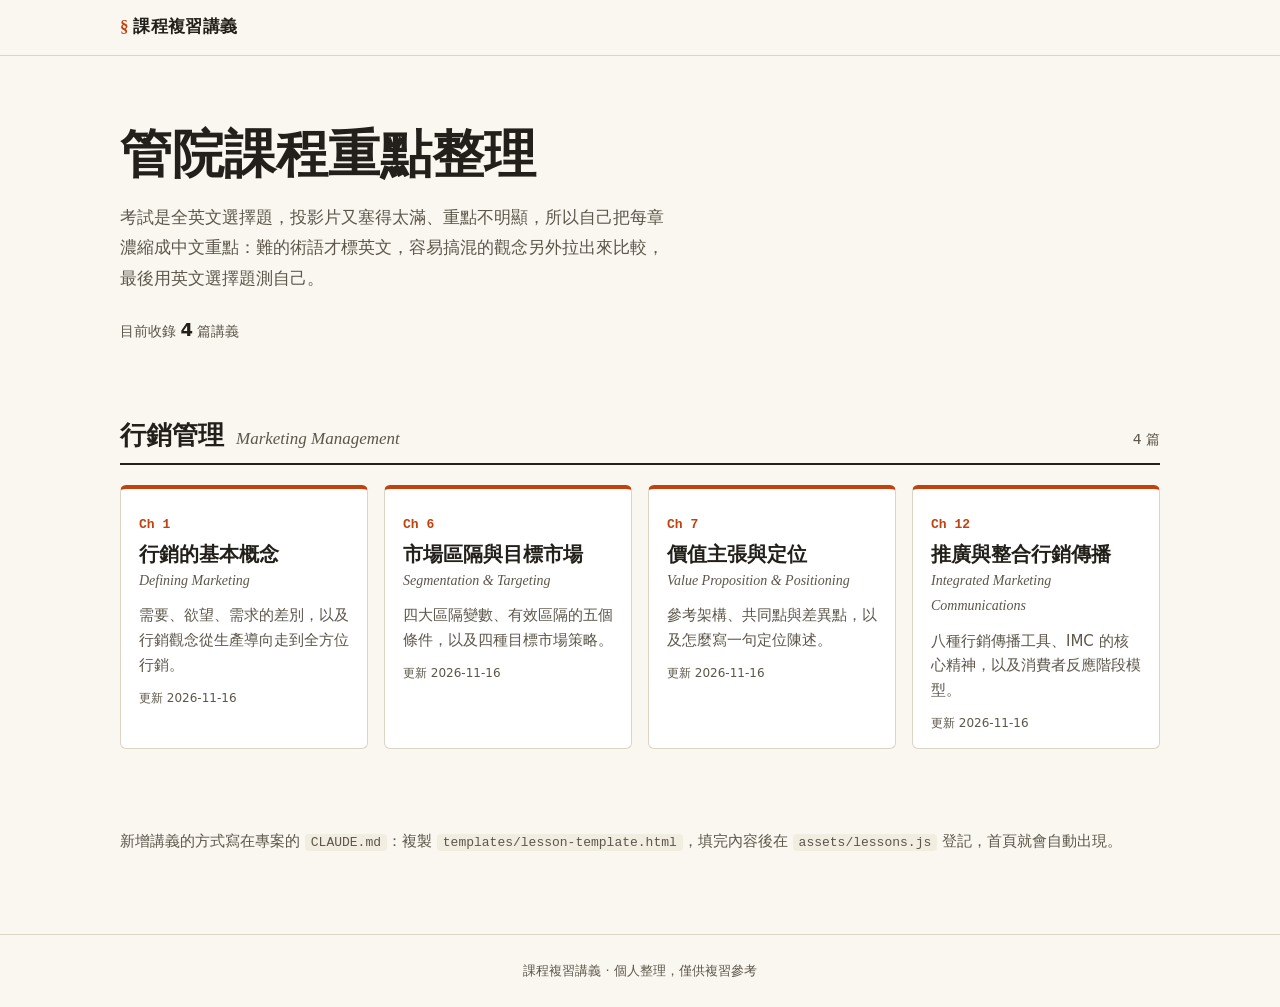
<file: index.html>
<!DOCTYPE html>
<html lang="zh-Hant">
<head>
  <meta charset="UTF-8">
  <meta name="viewport" content="width=device-width, initial-scale=1">
  <title>管院課程重點整理｜課程複習講義</title>
  <meta name="description" content="自己考前複習用的管院課程重點整理：中文重點、難的術語附英文、英文選擇題自我測驗。">
  <link rel="stylesheet" href="assets/style.css">
</head>
<body data-page="home" data-root="./">

  <header class="topbar">
    <div class="topbar-inner">
      <a class="brand" href="index.html">課程複習講義</a>
    </div>
  </header>

  <section class="hero">
    <h1>管院課程重點整理</h1>
    <p>考試是全英文選擇題，投影片又塞得太滿、重點不明顯，所以自己把每章濃縮成中文重點：難的術語才標英文，容易搞混的觀念另外拉出來比較，最後用英文選擇題測自己。</p>
    <p class="stat">目前收錄 <b id="lesson-count">0</b> 篇講義</p>
  </section>

  <main id="course-list"></main>

  <section class="how">
    <p>新增講義的方式寫在專案的 <code>CLAUDE.md</code>：複製 <code>templates/lesson-template.html</code>，填完內容後在 <code>assets/lessons.js</code> 登記，首頁就會自動出現。</p>
  </section>

  <footer class="site-foot">課程複習講義 · 個人整理，僅供複習參考</footer>

  <script src="assets/lessons.js"></script>
  <script src="assets/site.js"></script>
</body>
</html>
</file>
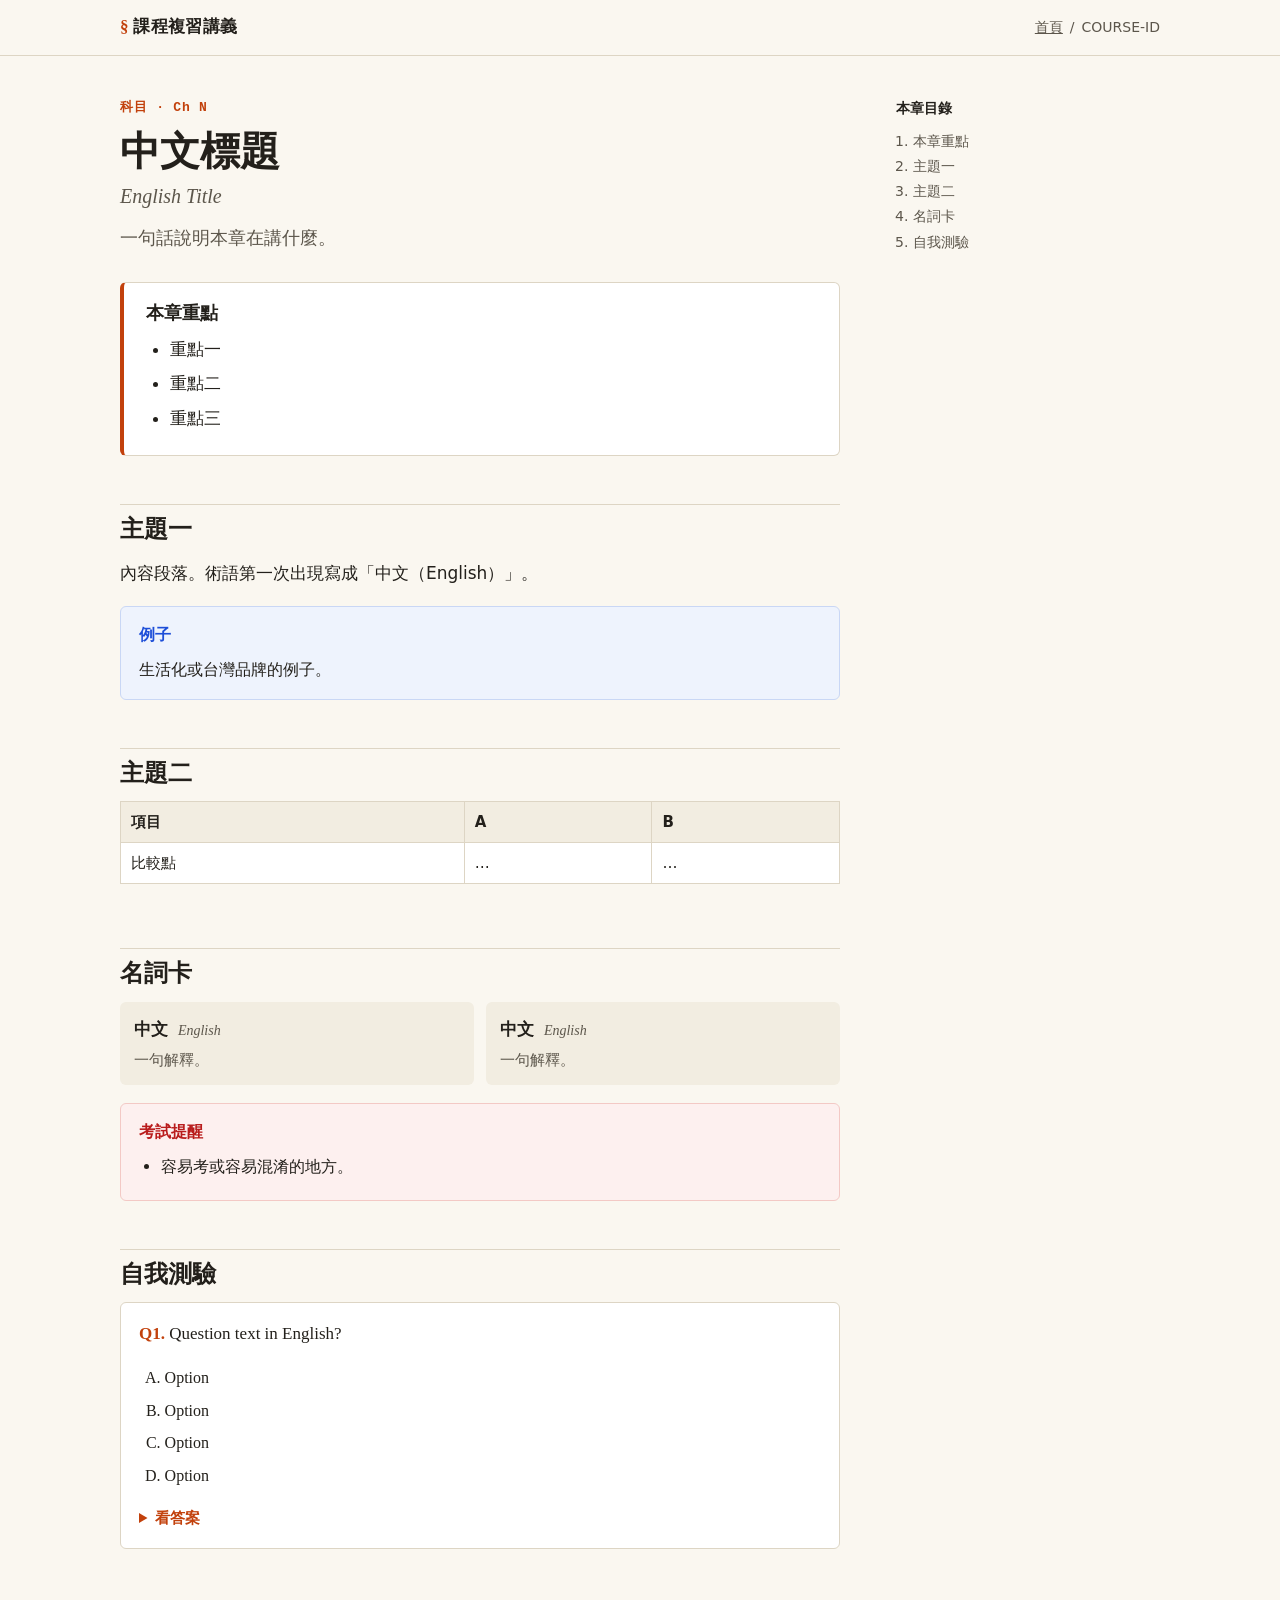
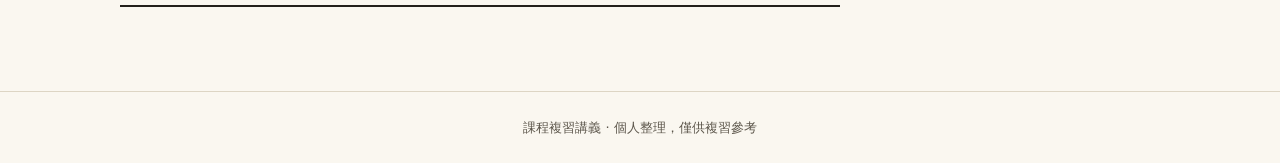
<file: templates/lesson-template.html>
<!DOCTYPE html>
<!--
  講義模板（規則見 CLAUDE.md 第 4、5 節）
  使用方式：
    1. 複製到 lessons/<course-id>/chNN-<slug>.html
    2. 修改 <title> 與 body 上的 data-course、data-id
    3. 依序填入六個固定區塊，刪掉不用的可選元件
    4. 到 assets/lessons.js 登記這篇講義
-->
<html lang="zh-Hant">
<head>
  <meta charset="UTF-8">
  <meta name="viewport" content="width=device-width, initial-scale=1">
  <title>科目 Ch N 標題｜課程複習講義</title>
  <link rel="stylesheet" href="../../assets/style.css">
</head>
<body data-page="lesson" data-root="../../" data-course="COURSE-ID" data-id="chNN-slug">

  <header class="topbar">
    <div class="topbar-inner">
      <a class="brand" href="../../index.html">課程複習講義</a>
      <nav id="breadcrumb"></nav>
    </div>
  </header>

  <main class="lesson-layout">
    <article>

      <!-- 1. 頁首 -->
      <header class="lesson-head">
        <p class="kicker">科目 · Ch N</p>
        <h1>中文標題 <span class="en">English Title</span></h1>
        <p class="lede">一句話說明本章在講什麼。</p>
      </header>

      <!-- 2. 本章重點（3–5 點） -->
      <section class="key-points">
        <h2>本章重點</h2>
        <ul>
          <li>重點一</li>
          <li>重點二</li>
          <li>重點三</li>
        </ul>
      </section>

      <!-- 3. 正文：一個主題一個 section，h2 會自動變成目錄 -->
      <section>
        <h2>主題一</h2>
        <p>內容段落。術語第一次出現寫成「中文（English）」。</p>

        <!-- 可選：例子 -->
        <aside class="callout example">
          <p class="callout-title">例子</p>
          <p>生活化或台灣品牌的例子。</p>
        </aside>
      </section>

      <section>
        <h2>主題二</h2>
        <!-- 可選：比較表 -->
        <div class="table-wrap">
          <table class="compare">
            <thead><tr><th>項目</th><th>A</th><th>B</th></tr></thead>
            <tbody><tr><td>比較點</td><td>…</td><td>…</td></tr></tbody>
          </table>
        </div>
      </section>

      <!-- 4. 名詞卡 -->
      <section>
        <h2>名詞卡</h2>
        <dl class="terms">
          <div><dt>中文 <span class="en">English</span></dt><dd>一句解釋。</dd></div>
          <div><dt>中文 <span class="en">English</span></dt><dd>一句解釋。</dd></div>
        </dl>
      </section>

      <!-- 5. 考試提醒 -->
      <aside class="callout exam">
        <p class="callout-title">考試提醒</p>
        <ul>
          <li>容易考或容易混淆的地方。</li>
        </ul>
      </aside>

      <!-- 6. 自我測驗（英文題、中文解析） -->
      <section class="quiz">
        <h2>自我測驗</h2>
        <ol class="questions">
          <li class="q">
            <p>Question text in English?</p>
            <ol class="options">
              <li>Option</li>
              <li>Option</li>
              <li>Option</li>
              <li>Option</li>
            </ol>
            <details>
              <summary>看答案</summary>
              <p><b>答案：B</b>。中文解析。</p>
            </details>
          </li>
        </ol>
      </section>

      <nav id="pager"></nav>
    </article>

    <aside id="toc"></aside>
  </main>

  <footer class="site-foot">課程複習講義 · 個人整理，僅供複習參考</footer>

  <script src="../../assets/lessons.js"></script>
  <script src="../../assets/site.js"></script>
</body>
</html>
</file>
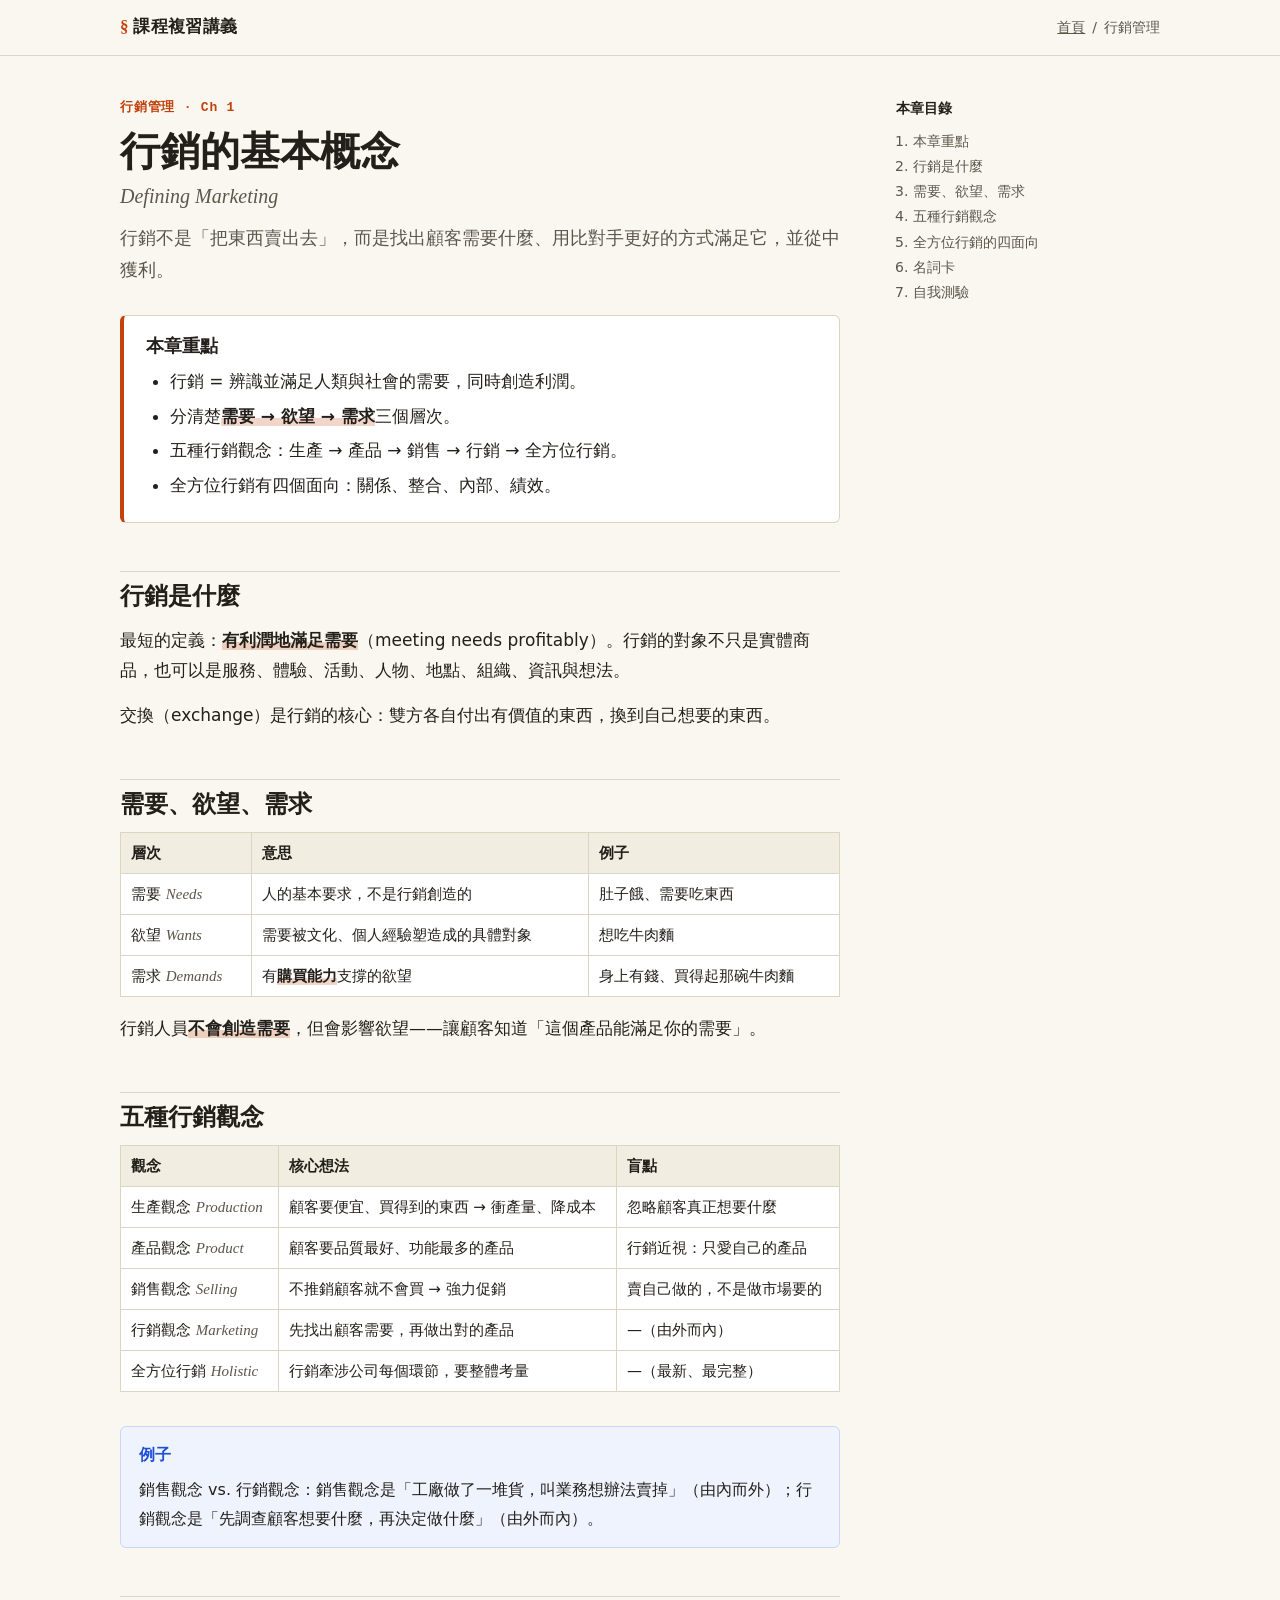
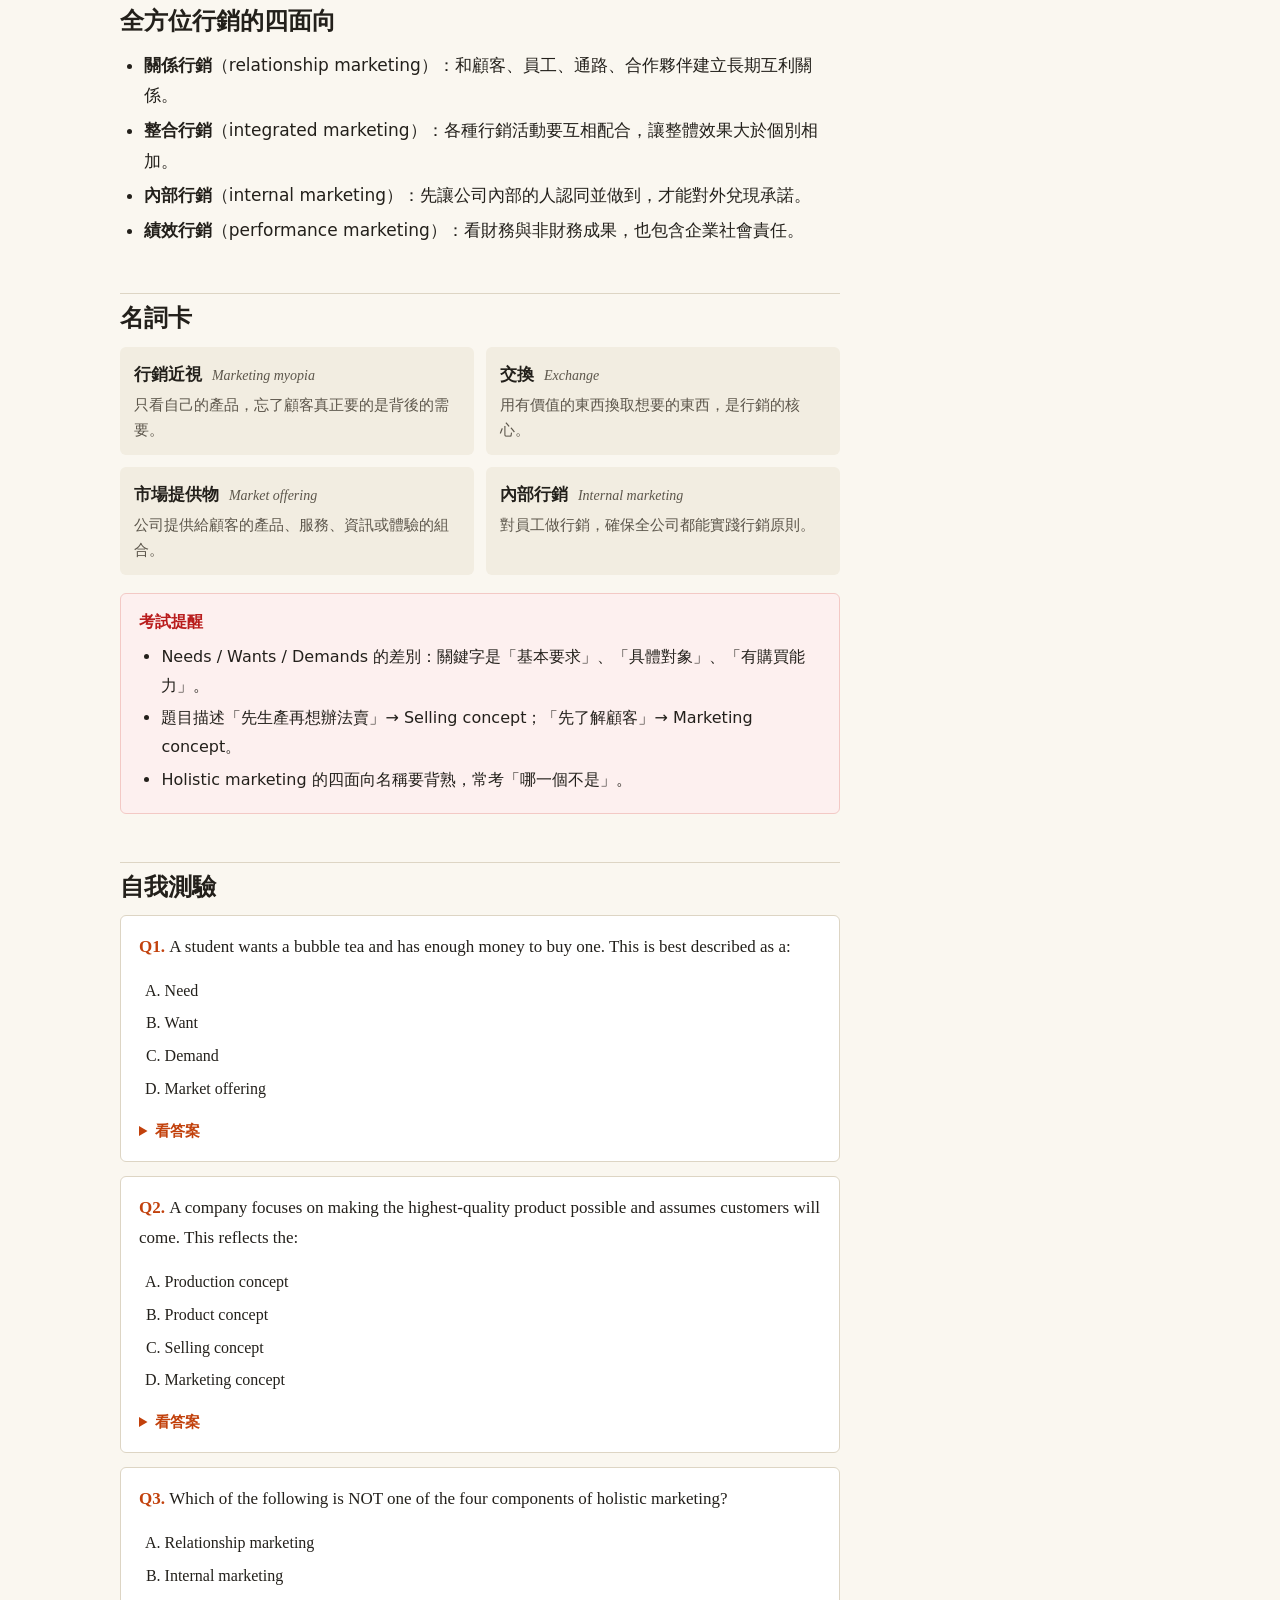
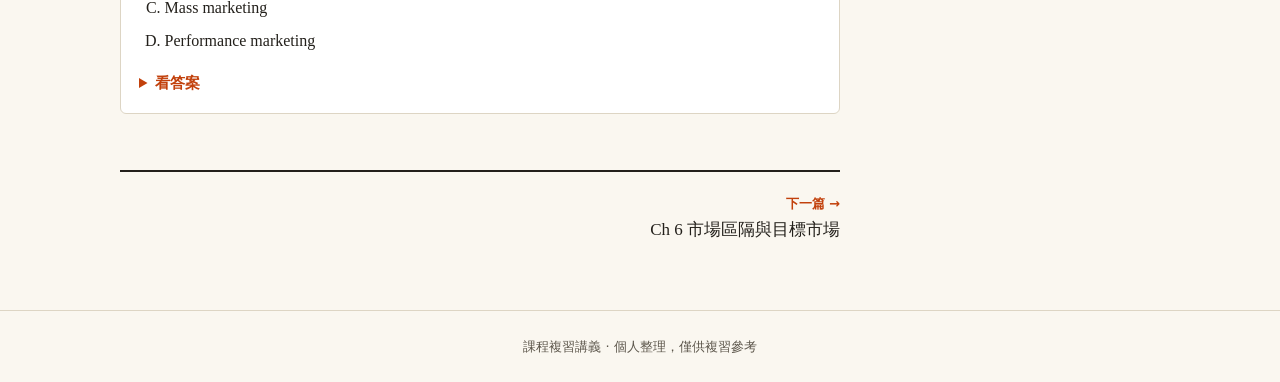
<file: lessons/marketing/ch01-marketing-basics.html>
<!DOCTYPE html>
<html lang="zh-Hant">
<head>
  <meta charset="UTF-8">
  <meta name="viewport" content="width=device-width, initial-scale=1">
  <title>行銷管理 Ch 1 行銷的基本概念｜課程複習講義</title>
  <link rel="stylesheet" href="../../assets/style.css">
</head>
<body data-page="lesson" data-root="../../" data-course="marketing" data-id="ch01-marketing-basics">

  <header class="topbar">
    <div class="topbar-inner">
      <a class="brand" href="../../index.html">課程複習講義</a>
      <nav id="breadcrumb"></nav>
    </div>
  </header>

  <main class="lesson-layout">
    <article>

      <header class="lesson-head">
        <p class="kicker">行銷管理 · Ch 1</p>
        <h1>行銷的基本概念 <span class="en">Defining Marketing</span></h1>
        <p class="lede">行銷不是「把東西賣出去」，而是找出顧客需要什麼、用比對手更好的方式滿足它，並從中獲利。</p>
      </header>

      <section class="key-points">
        <h2>本章重點</h2>
        <ul>
          <li>行銷 = 辨識並滿足人類與社會的需要，同時創造利潤。</li>
          <li>分清楚<strong>需要 → 欲望 → 需求</strong>三個層次。</li>
          <li>五種行銷觀念：生產 → 產品 → 銷售 → 行銷 → 全方位行銷。</li>
          <li>全方位行銷有四個面向：關係、整合、內部、績效。</li>
        </ul>
      </section>

      <section>
        <h2>行銷是什麼</h2>
        <p>最短的定義：<strong>有利潤地滿足需要</strong>（meeting needs profitably）。行銷的對象不只是實體商品，也可以是服務、體驗、活動、人物、地點、組織、資訊與想法。</p>
        <p>交換（exchange）是行銷的核心：雙方各自付出有價值的東西，換到自己想要的東西。</p>
      </section>

      <section>
        <h2>需要、欲望、需求</h2>
        <div class="table-wrap">
          <table class="compare">
            <thead><tr><th>層次</th><th>意思</th><th>例子</th></tr></thead>
            <tbody>
              <tr><td>需要 <span class="en">Needs</span></td><td>人的基本要求，不是行銷創造的</td><td>肚子餓、需要吃東西</td></tr>
              <tr><td>欲望 <span class="en">Wants</span></td><td>需要被文化、個人經驗塑造成的具體對象</td><td>想吃牛肉麵</td></tr>
              <tr><td>需求 <span class="en">Demands</span></td><td>有<strong>購買能力</strong>支撐的欲望</td><td>身上有錢、買得起那碗牛肉麵</td></tr>
            </tbody>
          </table>
        </div>
        <p>行銷人員<strong>不會創造需要</strong>，但會影響欲望——讓顧客知道「這個產品能滿足你的需要」。</p>
      </section>

      <section>
        <h2>五種行銷觀念</h2>
        <div class="table-wrap">
          <table class="compare">
            <thead><tr><th>觀念</th><th>核心想法</th><th>盲點</th></tr></thead>
            <tbody>
              <tr><td>生產觀念 <span class="en">Production</span></td><td>顧客要便宜、買得到的東西 → 衝產量、降成本</td><td>忽略顧客真正想要什麼</td></tr>
              <tr><td>產品觀念 <span class="en">Product</span></td><td>顧客要品質最好、功能最多的產品</td><td>行銷近視：只愛自己的產品</td></tr>
              <tr><td>銷售觀念 <span class="en">Selling</span></td><td>不推銷顧客就不會買 → 強力促銷</td><td>賣自己做的，不是做市場要的</td></tr>
              <tr><td>行銷觀念 <span class="en">Marketing</span></td><td>先找出顧客需要，再做出對的產品</td><td>—（由外而內）</td></tr>
              <tr><td>全方位行銷 <span class="en">Holistic</span></td><td>行銷牽涉公司每個環節，要整體考量</td><td>—（最新、最完整）</td></tr>
            </tbody>
          </table>
        </div>
        <aside class="callout example">
          <p class="callout-title">例子</p>
          <p>銷售觀念 vs. 行銷觀念：銷售觀念是「工廠做了一堆貨，叫業務想辦法賣掉」（由內而外）；行銷觀念是「先調查顧客想要什麼，再決定做什麼」（由外而內）。</p>
        </aside>
      </section>

      <section>
        <h2>全方位行銷的四面向</h2>
        <ul>
          <li><b>關係行銷</b>（relationship marketing）：和顧客、員工、通路、合作夥伴建立長期互利關係。</li>
          <li><b>整合行銷</b>（integrated marketing）：各種行銷活動要互相配合，讓整體效果大於個別相加。</li>
          <li><b>內部行銷</b>（internal marketing）：先讓公司內部的人認同並做到，才能對外兌現承諾。</li>
          <li><b>績效行銷</b>（performance marketing）：看財務與非財務成果，也包含企業社會責任。</li>
        </ul>
      </section>

      <section>
        <h2>名詞卡</h2>
        <dl class="terms">
          <div><dt>行銷近視 <span class="en">Marketing myopia</span></dt><dd>只看自己的產品，忘了顧客真正要的是背後的需要。</dd></div>
          <div><dt>交換 <span class="en">Exchange</span></dt><dd>用有價值的東西換取想要的東西，是行銷的核心。</dd></div>
          <div><dt>市場提供物 <span class="en">Market offering</span></dt><dd>公司提供給顧客的產品、服務、資訊或體驗的組合。</dd></div>
          <div><dt>內部行銷 <span class="en">Internal marketing</span></dt><dd>對員工做行銷，確保全公司都能實踐行銷原則。</dd></div>
        </dl>
      </section>

      <aside class="callout exam">
        <p class="callout-title">考試提醒</p>
        <ul>
          <li>Needs / Wants / Demands 的差別：關鍵字是「基本要求」、「具體對象」、「有購買能力」。</li>
          <li>題目描述「先生產再想辦法賣」→ Selling concept；「先了解顧客」→ Marketing concept。</li>
          <li>Holistic marketing 的四面向名稱要背熟，常考「哪一個不是」。</li>
        </ul>
      </aside>

      <section class="quiz">
        <h2>自我測驗</h2>
        <ol class="questions">
          <li class="q">
            <p>A student wants a bubble tea and has enough money to buy one. This is best described as a:</p>
            <ol class="options">
              <li>Need</li>
              <li>Want</li>
              <li>Demand</li>
              <li>Market offering</li>
            </ol>
            <details>
              <summary>看答案</summary>
              <p><b>答案：C</b>。想要某個具體產品（want）＋有購買能力 = demand。</p>
            </details>
          </li>
          <li class="q">
            <p>A company focuses on making the highest-quality product possible and assumes customers will come. This reflects the:</p>
            <ol class="options">
              <li>Production concept</li>
              <li>Product concept</li>
              <li>Selling concept</li>
              <li>Marketing concept</li>
            </ol>
            <details>
              <summary>看答案</summary>
              <p><b>答案：B</b>。只重視產品品質與功能，容易陷入行銷近視。</p>
            </details>
          </li>
          <li class="q">
            <p>Which of the following is NOT one of the four components of holistic marketing?</p>
            <ol class="options">
              <li>Relationship marketing</li>
              <li>Internal marketing</li>
              <li>Mass marketing</li>
              <li>Performance marketing</li>
            </ol>
            <details>
              <summary>看答案</summary>
              <p><b>答案：C</b>。四面向是關係、整合、內部、績效，沒有大眾行銷。</p>
            </details>
          </li>
        </ol>
      </section>

      <nav id="pager"></nav>
    </article>

    <aside id="toc"></aside>
  </main>

  <footer class="site-foot">課程複習講義 · 個人整理，僅供複習參考</footer>

  <script src="../../assets/lessons.js"></script>
  <script src="../../assets/site.js"></script>
</body>
</html>
</file>
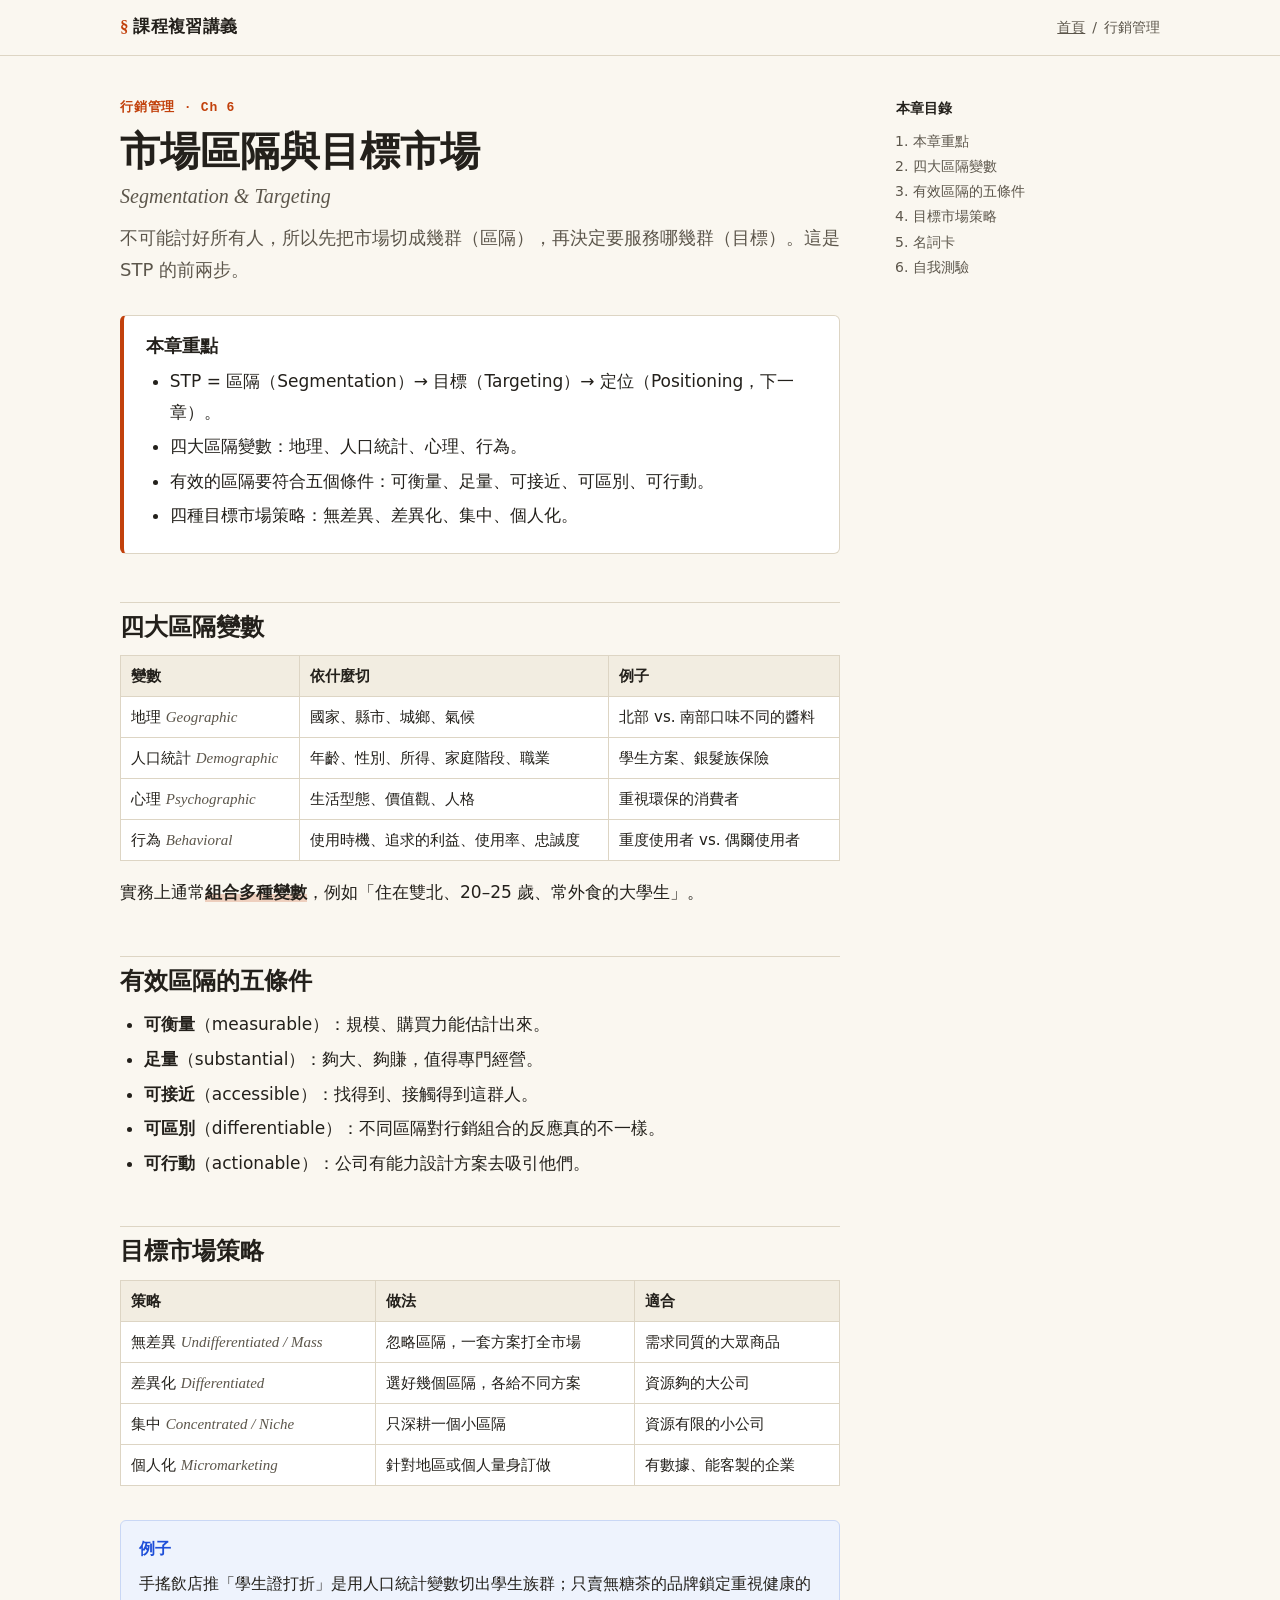
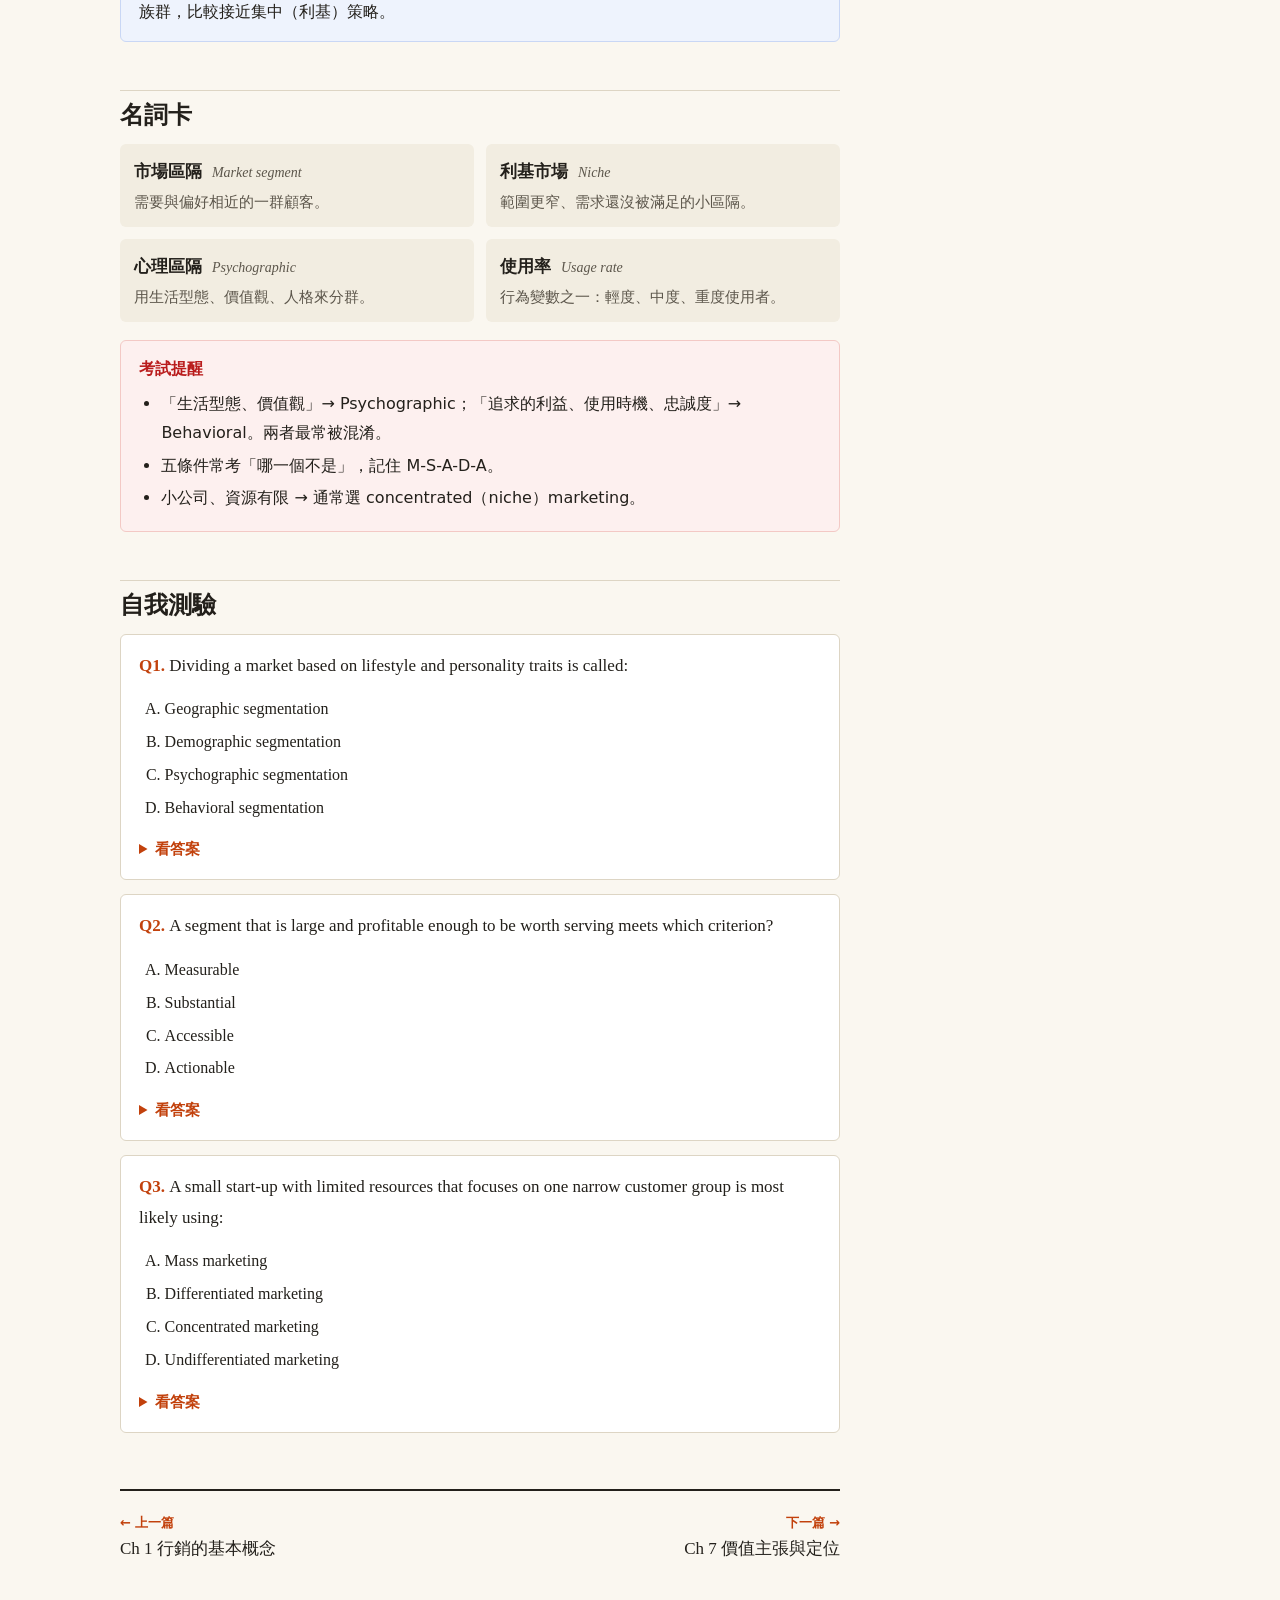
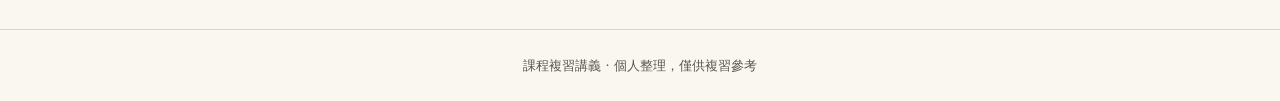
<file: lessons/marketing/ch06-segmentation-targeting.html>
<!DOCTYPE html>
<html lang="zh-Hant">
<head>
  <meta charset="UTF-8">
  <meta name="viewport" content="width=device-width, initial-scale=1">
  <title>行銷管理 Ch 6 市場區隔與目標市場｜課程複習講義</title>
  <link rel="stylesheet" href="../../assets/style.css">
</head>
<body data-page="lesson" data-root="../../" data-course="marketing" data-id="ch06-segmentation-targeting">

  <header class="topbar">
    <div class="topbar-inner">
      <a class="brand" href="../../index.html">課程複習講義</a>
      <nav id="breadcrumb"></nav>
    </div>
  </header>

  <main class="lesson-layout">
    <article>

      <header class="lesson-head">
        <p class="kicker">行銷管理 · Ch 6</p>
        <h1>市場區隔與目標市場 <span class="en">Segmentation &amp; Targeting</span></h1>
        <p class="lede">不可能討好所有人，所以先把市場切成幾群（區隔），再決定要服務哪幾群（目標）。這是 STP 的前兩步。</p>
      </header>

      <section class="key-points">
        <h2>本章重點</h2>
        <ul>
          <li>STP = 區隔（Segmentation）→ 目標（Targeting）→ 定位（Positioning，下一章）。</li>
          <li>四大區隔變數：地理、人口統計、心理、行為。</li>
          <li>有效的區隔要符合五個條件：可衡量、足量、可接近、可區別、可行動。</li>
          <li>四種目標市場策略：無差異、差異化、集中、個人化。</li>
        </ul>
      </section>

      <section>
        <h2>四大區隔變數</h2>
        <div class="table-wrap">
          <table class="compare">
            <thead><tr><th>變數</th><th>依什麼切</th><th>例子</th></tr></thead>
            <tbody>
              <tr><td>地理 <span class="en">Geographic</span></td><td>國家、縣市、城鄉、氣候</td><td>北部 vs. 南部口味不同的醬料</td></tr>
              <tr><td>人口統計 <span class="en">Demographic</span></td><td>年齡、性別、所得、家庭階段、職業</td><td>學生方案、銀髮族保險</td></tr>
              <tr><td>心理 <span class="en">Psychographic</span></td><td>生活型態、價值觀、人格</td><td>重視環保的消費者</td></tr>
              <tr><td>行為 <span class="en">Behavioral</span></td><td>使用時機、追求的利益、使用率、忠誠度</td><td>重度使用者 vs. 偶爾使用者</td></tr>
            </tbody>
          </table>
        </div>
        <p>實務上通常<strong>組合多種變數</strong>，例如「住在雙北、20–25 歲、常外食的大學生」。</p>
      </section>

      <section>
        <h2>有效區隔的五條件</h2>
        <ul>
          <li><b>可衡量</b>（measurable）：規模、購買力能估計出來。</li>
          <li><b>足量</b>（substantial）：夠大、夠賺，值得專門經營。</li>
          <li><b>可接近</b>（accessible）：找得到、接觸得到這群人。</li>
          <li><b>可區別</b>（differentiable）：不同區隔對行銷組合的反應真的不一樣。</li>
          <li><b>可行動</b>（actionable）：公司有能力設計方案去吸引他們。</li>
        </ul>
      </section>

      <section>
        <h2>目標市場策略</h2>
        <div class="table-wrap">
          <table class="compare">
            <thead><tr><th>策略</th><th>做法</th><th>適合</th></tr></thead>
            <tbody>
              <tr><td>無差異 <span class="en">Undifferentiated / Mass</span></td><td>忽略區隔，一套方案打全市場</td><td>需求同質的大眾商品</td></tr>
              <tr><td>差異化 <span class="en">Differentiated</span></td><td>選好幾個區隔，各給不同方案</td><td>資源夠的大公司</td></tr>
              <tr><td>集中 <span class="en">Concentrated / Niche</span></td><td>只深耕一個小區隔</td><td>資源有限的小公司</td></tr>
              <tr><td>個人化 <span class="en">Micromarketing</span></td><td>針對地區或個人量身訂做</td><td>有數據、能客製的企業</td></tr>
            </tbody>
          </table>
        </div>
        <aside class="callout example">
          <p class="callout-title">例子</p>
          <p>手搖飲店推「學生證打折」是用人口統計變數切出學生族群；只賣無糖茶的品牌鎖定重視健康的族群，比較接近集中（利基）策略。</p>
        </aside>
      </section>

      <section>
        <h2>名詞卡</h2>
        <dl class="terms">
          <div><dt>市場區隔 <span class="en">Market segment</span></dt><dd>需要與偏好相近的一群顧客。</dd></div>
          <div><dt>利基市場 <span class="en">Niche</span></dt><dd>範圍更窄、需求還沒被滿足的小區隔。</dd></div>
          <div><dt>心理區隔 <span class="en">Psychographic</span></dt><dd>用生活型態、價值觀、人格來分群。</dd></div>
          <div><dt>使用率 <span class="en">Usage rate</span></dt><dd>行為變數之一：輕度、中度、重度使用者。</dd></div>
        </dl>
      </section>

      <aside class="callout exam">
        <p class="callout-title">考試提醒</p>
        <ul>
          <li>「生活型態、價值觀」→ Psychographic；「追求的利益、使用時機、忠誠度」→ Behavioral。兩者最常被混淆。</li>
          <li>五條件常考「哪一個不是」，記住 M-S-A-D-A。</li>
          <li>小公司、資源有限 → 通常選 concentrated（niche）marketing。</li>
        </ul>
      </aside>

      <section class="quiz">
        <h2>自我測驗</h2>
        <ol class="questions">
          <li class="q">
            <p>Dividing a market based on lifestyle and personality traits is called:</p>
            <ol class="options">
              <li>Geographic segmentation</li>
              <li>Demographic segmentation</li>
              <li>Psychographic segmentation</li>
              <li>Behavioral segmentation</li>
            </ol>
            <details>
              <summary>看答案</summary>
              <p><b>答案：C</b>。生活型態、人格、價值觀屬於心理變數。</p>
            </details>
          </li>
          <li class="q">
            <p>A segment that is large and profitable enough to be worth serving meets which criterion?</p>
            <ol class="options">
              <li>Measurable</li>
              <li>Substantial</li>
              <li>Accessible</li>
              <li>Actionable</li>
            </ol>
            <details>
              <summary>看答案</summary>
              <p><b>答案：B</b>。Substantial 指規模夠大、值得經營。</p>
            </details>
          </li>
          <li class="q">
            <p>A small start-up with limited resources that focuses on one narrow customer group is most likely using:</p>
            <ol class="options">
              <li>Mass marketing</li>
              <li>Differentiated marketing</li>
              <li>Concentrated marketing</li>
              <li>Undifferentiated marketing</li>
            </ol>
            <details>
              <summary>看答案</summary>
              <p><b>答案：C</b>。資源有限、只深耕一個小區隔 = 集中（利基）行銷。</p>
            </details>
          </li>
        </ol>
      </section>

      <nav id="pager"></nav>
    </article>

    <aside id="toc"></aside>
  </main>

  <footer class="site-foot">課程複習講義 · 個人整理，僅供複習參考</footer>

  <script src="../../assets/lessons.js"></script>
  <script src="../../assets/site.js"></script>
</body>
</html>
</file>
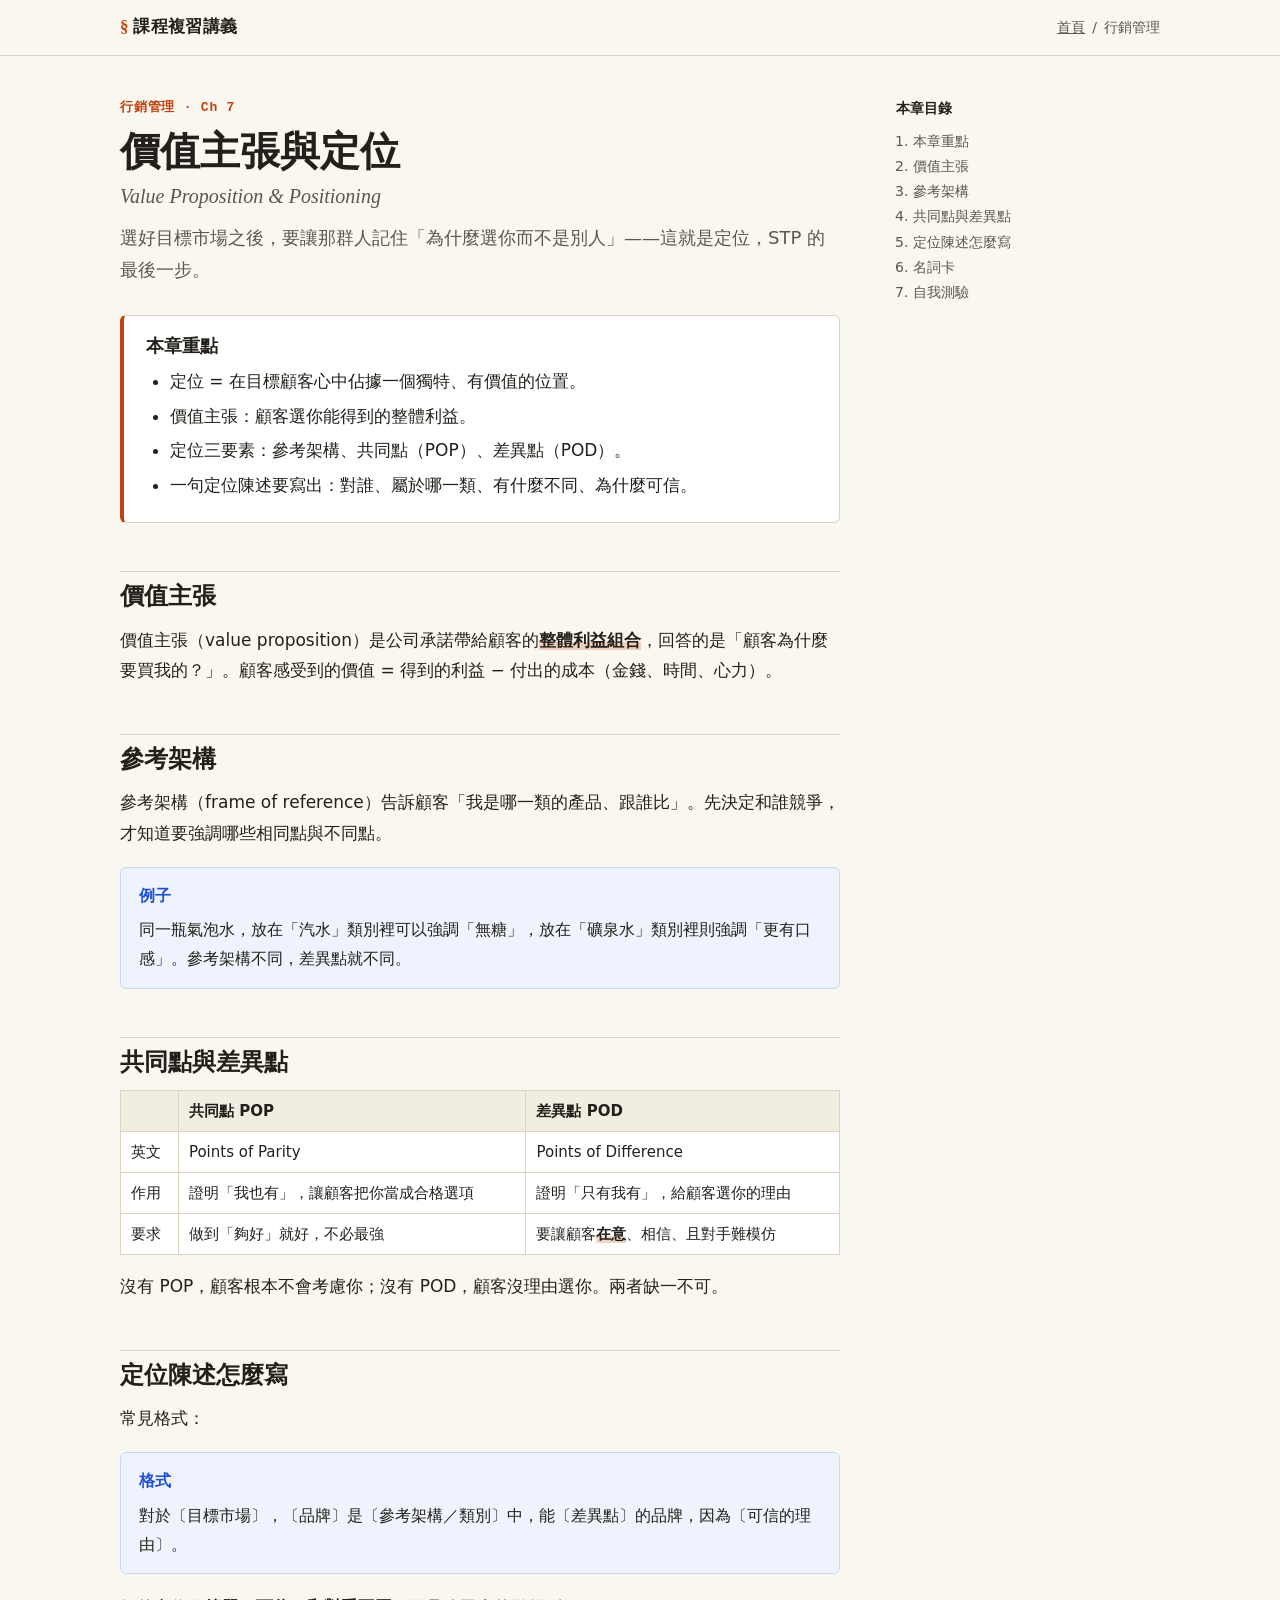
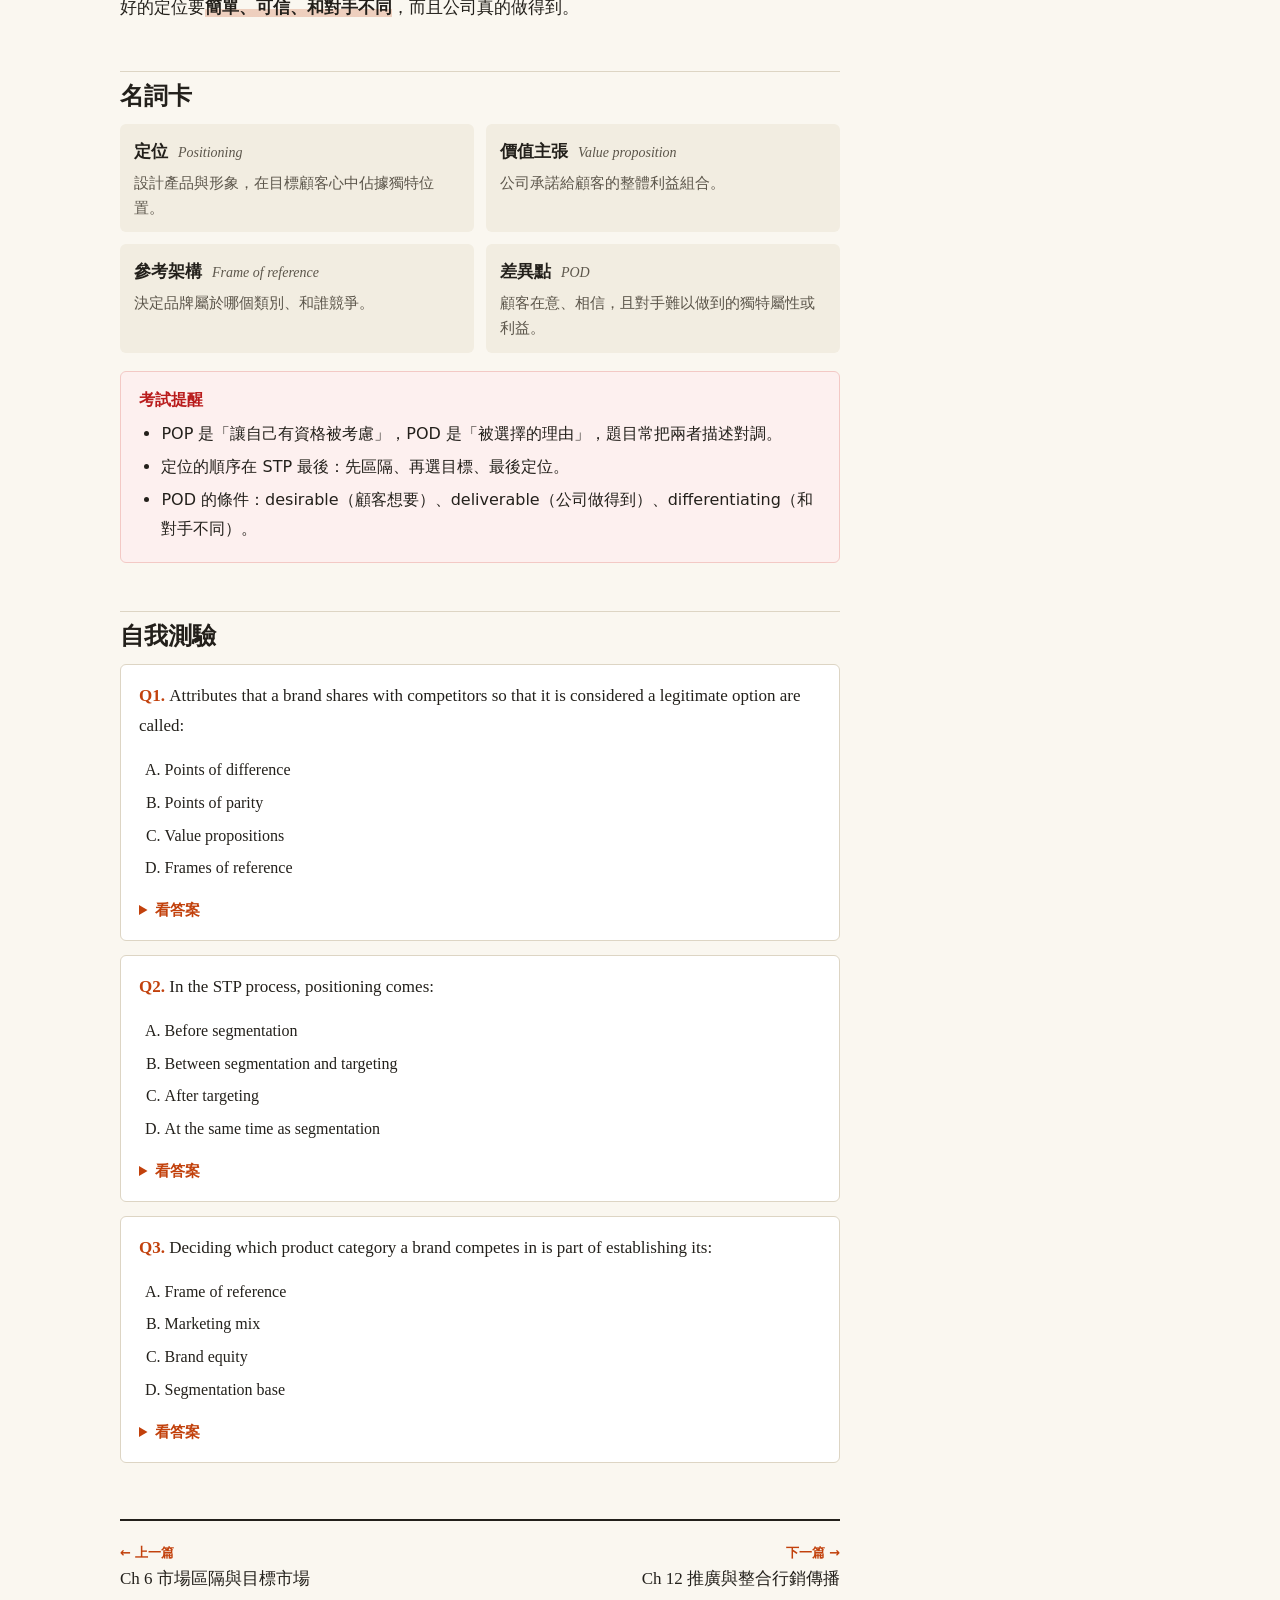
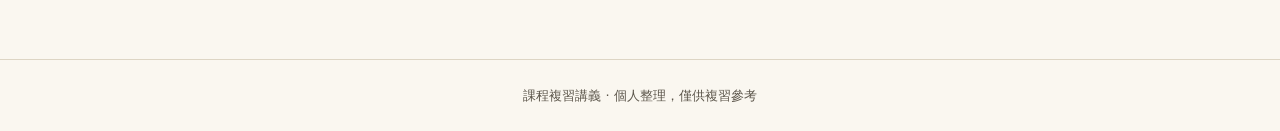
<file: lessons/marketing/ch07-value-positioning.html>
<!DOCTYPE html>
<html lang="zh-Hant">
<head>
  <meta charset="UTF-8">
  <meta name="viewport" content="width=device-width, initial-scale=1">
  <title>行銷管理 Ch 7 價值主張與定位｜課程複習講義</title>
  <link rel="stylesheet" href="../../assets/style.css">
</head>
<body data-page="lesson" data-root="../../" data-course="marketing" data-id="ch07-value-positioning">

  <header class="topbar">
    <div class="topbar-inner">
      <a class="brand" href="../../index.html">課程複習講義</a>
      <nav id="breadcrumb"></nav>
    </div>
  </header>

  <main class="lesson-layout">
    <article>

      <header class="lesson-head">
        <p class="kicker">行銷管理 · Ch 7</p>
        <h1>價值主張與定位 <span class="en">Value Proposition &amp; Positioning</span></h1>
        <p class="lede">選好目標市場之後，要讓那群人記住「為什麼選你而不是別人」——這就是定位，STP 的最後一步。</p>
      </header>

      <section class="key-points">
        <h2>本章重點</h2>
        <ul>
          <li>定位 = 在目標顧客心中佔據一個獨特、有價值的位置。</li>
          <li>價值主張：顧客選你能得到的整體利益。</li>
          <li>定位三要素：參考架構、共同點（POP）、差異點（POD）。</li>
          <li>一句定位陳述要寫出：對誰、屬於哪一類、有什麼不同、為什麼可信。</li>
        </ul>
      </section>

      <section>
        <h2>價值主張</h2>
        <p>價值主張（value proposition）是公司承諾帶給顧客的<strong>整體利益組合</strong>，回答的是「顧客為什麼要買我的？」。顧客感受到的價值 = 得到的利益 − 付出的成本（金錢、時間、心力）。</p>
      </section>

      <section>
        <h2>參考架構</h2>
        <p>參考架構（frame of reference）告訴顧客「我是哪一類的產品、跟誰比」。先決定和誰競爭，才知道要強調哪些相同點與不同點。</p>
        <aside class="callout example">
          <p class="callout-title">例子</p>
          <p>同一瓶氣泡水，放在「汽水」類別裡可以強調「無糖」，放在「礦泉水」類別裡則強調「更有口感」。參考架構不同，差異點就不同。</p>
        </aside>
      </section>

      <section>
        <h2>共同點與差異點</h2>
        <div class="table-wrap">
          <table class="compare">
            <thead><tr><th></th><th>共同點 POP</th><th>差異點 POD</th></tr></thead>
            <tbody>
              <tr><td>英文</td><td>Points of Parity</td><td>Points of Difference</td></tr>
              <tr><td>作用</td><td>證明「我也有」，讓顧客把你當成合格選項</td><td>證明「只有我有」，給顧客選你的理由</td></tr>
              <tr><td>要求</td><td>做到「夠好」就好，不必最強</td><td>要讓顧客<strong>在意</strong>、相信、且對手難模仿</td></tr>
            </tbody>
          </table>
        </div>
        <p>沒有 POP，顧客根本不會考慮你；沒有 POD，顧客沒理由選你。兩者缺一不可。</p>
      </section>

      <section>
        <h2>定位陳述怎麼寫</h2>
        <p>常見格式：</p>
        <aside class="callout example">
          <p class="callout-title">格式</p>
          <p>對於〔目標市場〕，〔品牌〕是〔參考架構／類別〕中，能〔差異點〕的品牌，因為〔可信的理由〕。</p>
        </aside>
        <p>好的定位要<strong>簡單、可信、和對手不同</strong>，而且公司真的做得到。</p>
      </section>

      <section>
        <h2>名詞卡</h2>
        <dl class="terms">
          <div><dt>定位 <span class="en">Positioning</span></dt><dd>設計產品與形象，在目標顧客心中佔據獨特位置。</dd></div>
          <div><dt>價值主張 <span class="en">Value proposition</span></dt><dd>公司承諾給顧客的整體利益組合。</dd></div>
          <div><dt>參考架構 <span class="en">Frame of reference</span></dt><dd>決定品牌屬於哪個類別、和誰競爭。</dd></div>
          <div><dt>差異點 <span class="en">POD</span></dt><dd>顧客在意、相信，且對手難以做到的獨特屬性或利益。</dd></div>
        </dl>
      </section>

      <aside class="callout exam">
        <p class="callout-title">考試提醒</p>
        <ul>
          <li>POP 是「讓自己有資格被考慮」，POD 是「被選擇的理由」，題目常把兩者描述對調。</li>
          <li>定位的順序在 STP 最後：先區隔、再選目標、最後定位。</li>
          <li>POD 的條件：desirable（顧客想要）、deliverable（公司做得到）、differentiating（和對手不同）。</li>
        </ul>
      </aside>

      <section class="quiz">
        <h2>自我測驗</h2>
        <ol class="questions">
          <li class="q">
            <p>Attributes that a brand shares with competitors so that it is considered a legitimate option are called:</p>
            <ol class="options">
              <li>Points of difference</li>
              <li>Points of parity</li>
              <li>Value propositions</li>
              <li>Frames of reference</li>
            </ol>
            <details>
              <summary>看答案</summary>
              <p><b>答案：B</b>。和對手共有、證明「我也合格」的屬性是 POP。</p>
            </details>
          </li>
          <li class="q">
            <p>In the STP process, positioning comes:</p>
            <ol class="options">
              <li>Before segmentation</li>
              <li>Between segmentation and targeting</li>
              <li>After targeting</li>
              <li>At the same time as segmentation</li>
            </ol>
            <details>
              <summary>看答案</summary>
              <p><b>答案：C</b>。順序是 Segmentation → Targeting → Positioning。</p>
            </details>
          </li>
          <li class="q">
            <p>Deciding which product category a brand competes in is part of establishing its:</p>
            <ol class="options">
              <li>Frame of reference</li>
              <li>Marketing mix</li>
              <li>Brand equity</li>
              <li>Segmentation base</li>
            </ol>
            <details>
              <summary>看答案</summary>
              <p><b>答案：A</b>。決定類別與競爭對象 = 參考架構。</p>
            </details>
          </li>
        </ol>
      </section>

      <nav id="pager"></nav>
    </article>

    <aside id="toc"></aside>
  </main>

  <footer class="site-foot">課程複習講義 · 個人整理，僅供複習參考</footer>

  <script src="../../assets/lessons.js"></script>
  <script src="../../assets/site.js"></script>
</body>
</html>
</file>
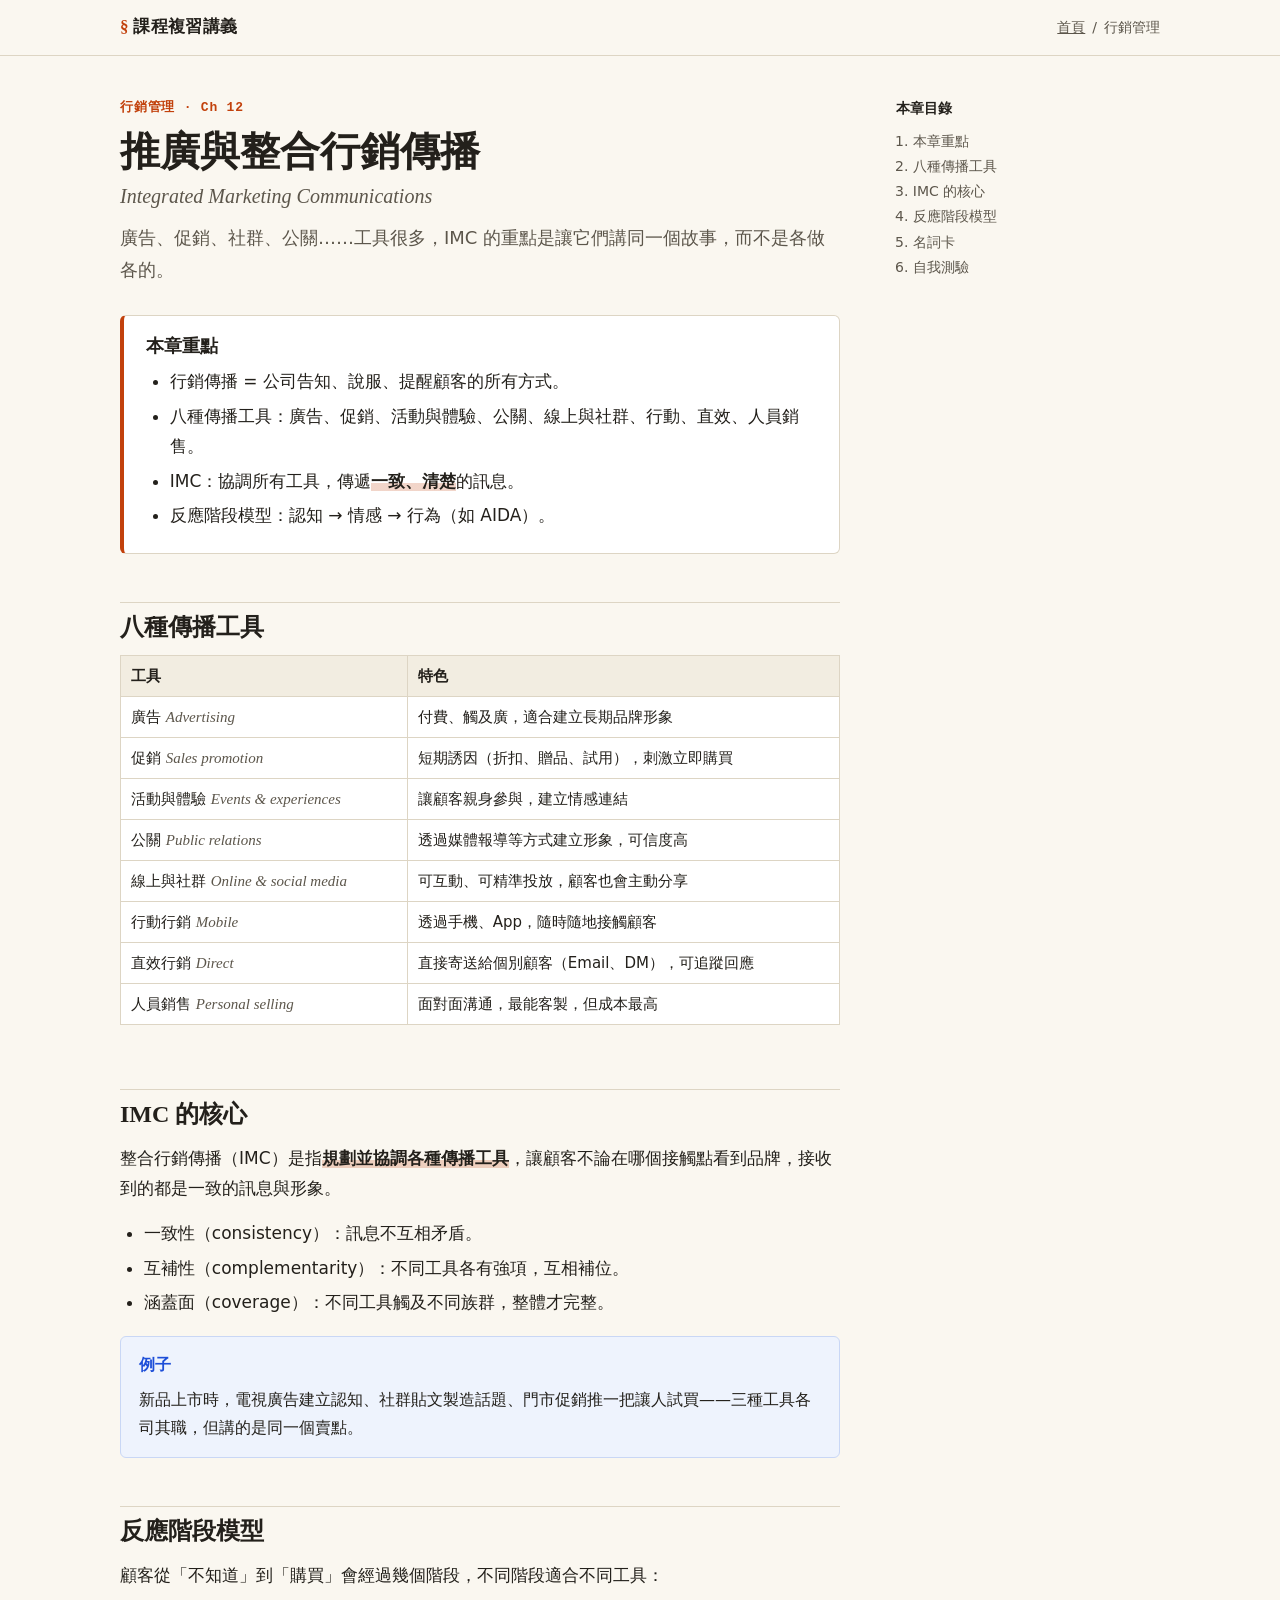
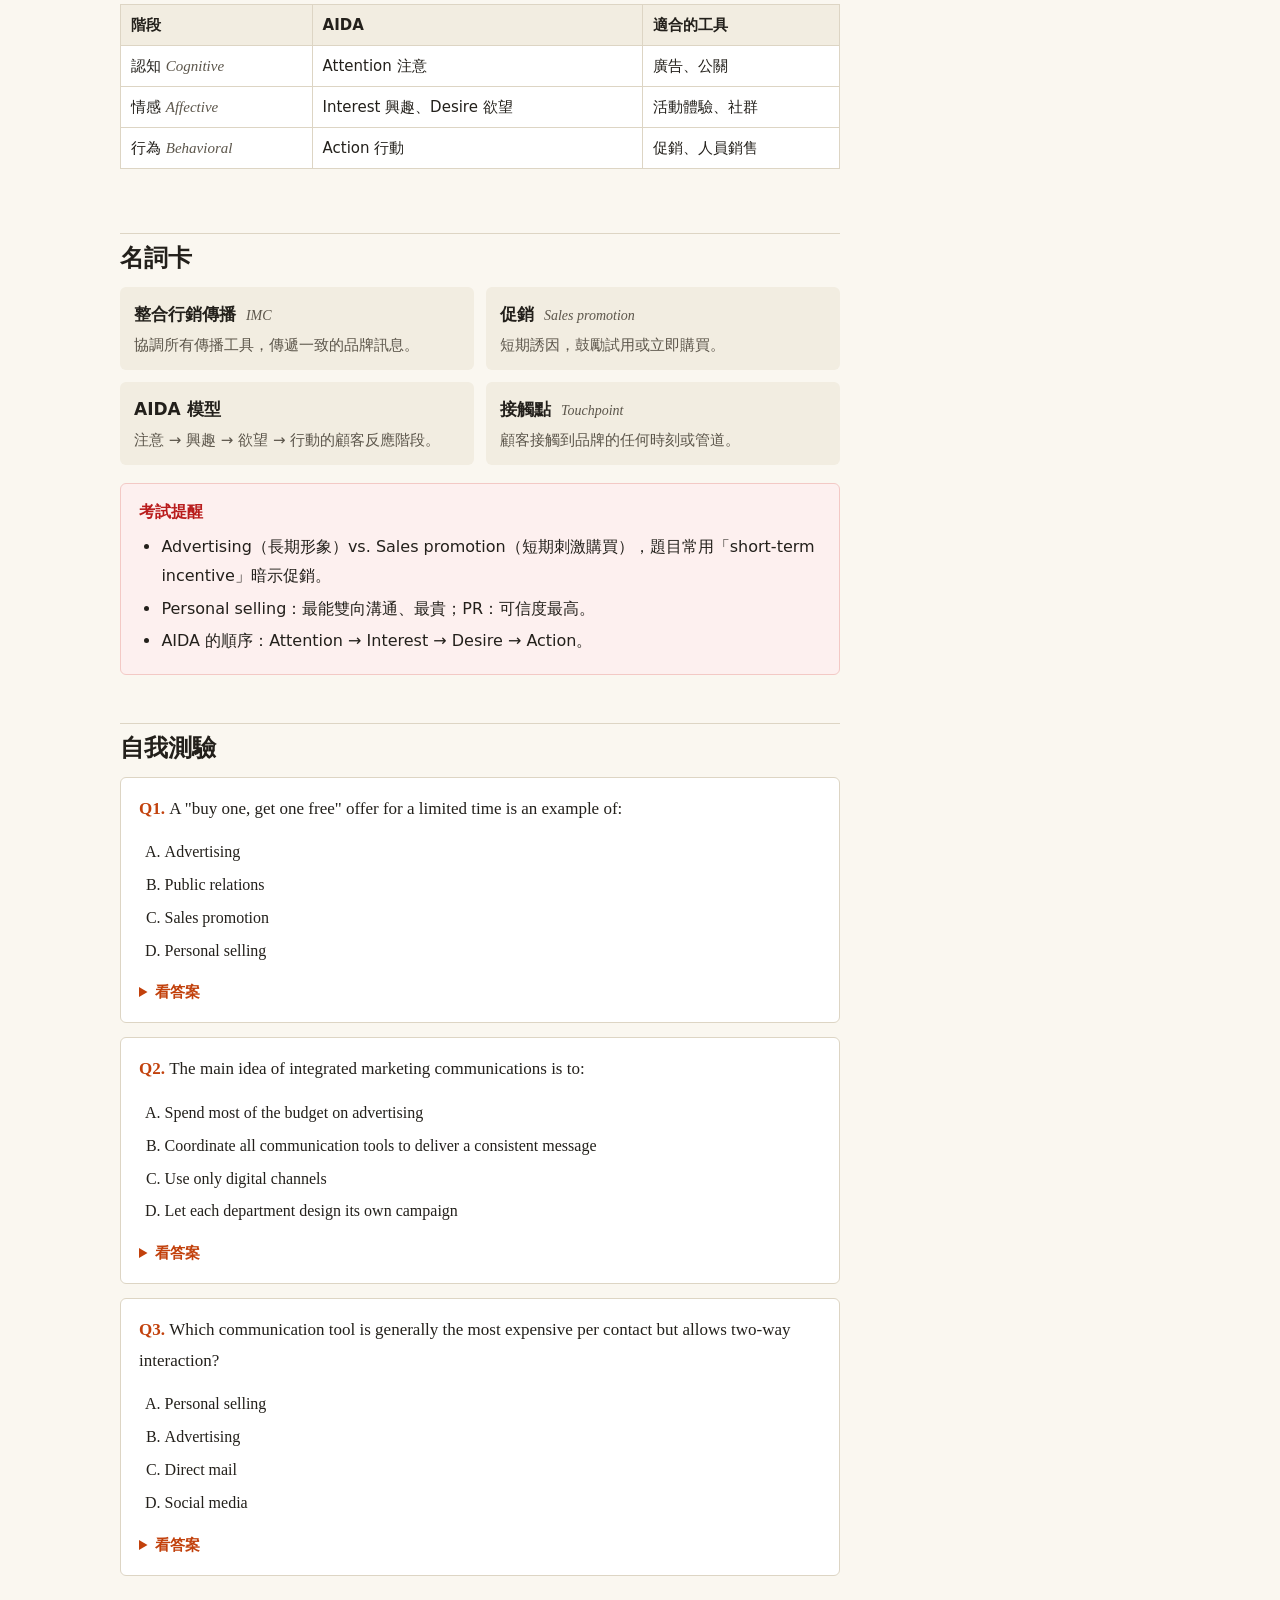
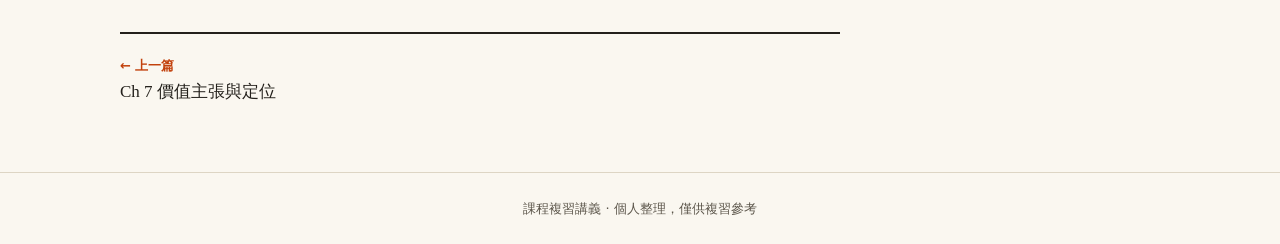
<file: lessons/marketing/ch12-imc.html>
<!DOCTYPE html>
<html lang="zh-Hant">
<head>
  <meta charset="UTF-8">
  <meta name="viewport" content="width=device-width, initial-scale=1">
  <title>行銷管理 Ch 12 推廣與整合行銷傳播｜課程複習講義</title>
  <link rel="stylesheet" href="../../assets/style.css">
</head>
<body data-page="lesson" data-root="../../" data-course="marketing" data-id="ch12-imc">

  <header class="topbar">
    <div class="topbar-inner">
      <a class="brand" href="../../index.html">課程複習講義</a>
      <nav id="breadcrumb"></nav>
    </div>
  </header>

  <main class="lesson-layout">
    <article>

      <header class="lesson-head">
        <p class="kicker">行銷管理 · Ch 12</p>
        <h1>推廣與整合行銷傳播 <span class="en">Integrated Marketing Communications</span></h1>
        <p class="lede">廣告、促銷、社群、公關……工具很多，IMC 的重點是讓它們講同一個故事，而不是各做各的。</p>
      </header>

      <section class="key-points">
        <h2>本章重點</h2>
        <ul>
          <li>行銷傳播 = 公司告知、說服、提醒顧客的所有方式。</li>
          <li>八種傳播工具：廣告、促銷、活動與體驗、公關、線上與社群、行動、直效、人員銷售。</li>
          <li>IMC：協調所有工具，傳遞<strong>一致、清楚</strong>的訊息。</li>
          <li>反應階段模型：認知 → 情感 → 行為（如 AIDA）。</li>
        </ul>
      </section>

      <section>
        <h2>八種傳播工具</h2>
        <div class="table-wrap">
          <table class="compare">
            <thead><tr><th>工具</th><th>特色</th></tr></thead>
            <tbody>
              <tr><td>廣告 <span class="en">Advertising</span></td><td>付費、觸及廣，適合建立長期品牌形象</td></tr>
              <tr><td>促銷 <span class="en">Sales promotion</span></td><td>短期誘因（折扣、贈品、試用），刺激立即購買</td></tr>
              <tr><td>活動與體驗 <span class="en">Events &amp; experiences</span></td><td>讓顧客親身參與，建立情感連結</td></tr>
              <tr><td>公關 <span class="en">Public relations</span></td><td>透過媒體報導等方式建立形象，可信度高</td></tr>
              <tr><td>線上與社群 <span class="en">Online &amp; social media</span></td><td>可互動、可精準投放，顧客也會主動分享</td></tr>
              <tr><td>行動行銷 <span class="en">Mobile</span></td><td>透過手機、App，隨時隨地接觸顧客</td></tr>
              <tr><td>直效行銷 <span class="en">Direct</span></td><td>直接寄送給個別顧客（Email、DM），可追蹤回應</td></tr>
              <tr><td>人員銷售 <span class="en">Personal selling</span></td><td>面對面溝通，最能客製，但成本最高</td></tr>
            </tbody>
          </table>
        </div>
      </section>

      <section>
        <h2>IMC 的核心</h2>
        <p>整合行銷傳播（IMC）是指<strong>規劃並協調各種傳播工具</strong>，讓顧客不論在哪個接觸點看到品牌，接收到的都是一致的訊息與形象。</p>
        <ul>
          <li>一致性（consistency）：訊息不互相矛盾。</li>
          <li>互補性（complementarity）：不同工具各有強項，互相補位。</li>
          <li>涵蓋面（coverage）：不同工具觸及不同族群，整體才完整。</li>
        </ul>
        <aside class="callout example">
          <p class="callout-title">例子</p>
          <p>新品上市時，電視廣告建立認知、社群貼文製造話題、門市促銷推一把讓人試買——三種工具各司其職，但講的是同一個賣點。</p>
        </aside>
      </section>

      <section>
        <h2>反應階段模型</h2>
        <p>顧客從「不知道」到「購買」會經過幾個階段，不同階段適合不同工具：</p>
        <div class="table-wrap">
          <table class="compare">
            <thead><tr><th>階段</th><th>AIDA</th><th>適合的工具</th></tr></thead>
            <tbody>
              <tr><td>認知 <span class="en">Cognitive</span></td><td>Attention 注意</td><td>廣告、公關</td></tr>
              <tr><td>情感 <span class="en">Affective</span></td><td>Interest 興趣、Desire 欲望</td><td>活動體驗、社群</td></tr>
              <tr><td>行為 <span class="en">Behavioral</span></td><td>Action 行動</td><td>促銷、人員銷售</td></tr>
            </tbody>
          </table>
        </div>
      </section>

      <section>
        <h2>名詞卡</h2>
        <dl class="terms">
          <div><dt>整合行銷傳播 <span class="en">IMC</span></dt><dd>協調所有傳播工具，傳遞一致的品牌訊息。</dd></div>
          <div><dt>促銷 <span class="en">Sales promotion</span></dt><dd>短期誘因，鼓勵試用或立即購買。</dd></div>
          <div><dt>AIDA 模型</dt><dd>注意 → 興趣 → 欲望 → 行動的顧客反應階段。</dd></div>
          <div><dt>接觸點 <span class="en">Touchpoint</span></dt><dd>顧客接觸到品牌的任何時刻或管道。</dd></div>
        </dl>
      </section>

      <aside class="callout exam">
        <p class="callout-title">考試提醒</p>
        <ul>
          <li>Advertising（長期形象）vs. Sales promotion（短期刺激購買），題目常用「short-term incentive」暗示促銷。</li>
          <li>Personal selling：最能雙向溝通、最貴；PR：可信度最高。</li>
          <li>AIDA 的順序：Attention → Interest → Desire → Action。</li>
        </ul>
      </aside>

      <section class="quiz">
        <h2>自我測驗</h2>
        <ol class="questions">
          <li class="q">
            <p>A "buy one, get one free" offer for a limited time is an example of:</p>
            <ol class="options">
              <li>Advertising</li>
              <li>Public relations</li>
              <li>Sales promotion</li>
              <li>Personal selling</li>
            </ol>
            <details>
              <summary>看答案</summary>
              <p><b>答案：C</b>。限時、短期誘因 = 促銷。</p>
            </details>
          </li>
          <li class="q">
            <p>The main idea of integrated marketing communications is to:</p>
            <ol class="options">
              <li>Spend most of the budget on advertising</li>
              <li>Coordinate all communication tools to deliver a consistent message</li>
              <li>Use only digital channels</li>
              <li>Let each department design its own campaign</li>
            </ol>
            <details>
              <summary>看答案</summary>
              <p><b>答案：B</b>。IMC 的關鍵字是 coordinate 與 consistent。</p>
            </details>
          </li>
          <li class="q">
            <p>Which communication tool is generally the most expensive per contact but allows two-way interaction?</p>
            <ol class="options">
              <li>Personal selling</li>
              <li>Advertising</li>
              <li>Direct mail</li>
              <li>Social media</li>
            </ol>
            <details>
              <summary>看答案</summary>
              <p><b>答案：A</b>。面對面最能客製與雙向溝通，但每次接觸成本最高。</p>
            </details>
          </li>
        </ol>
      </section>

      <nav id="pager"></nav>
    </article>

    <aside id="toc"></aside>
  </main>

  <footer class="site-foot">課程複習講義 · 個人整理，僅供複習參考</footer>

  <script src="../../assets/lessons.js"></script>
  <script src="../../assets/site.js"></script>
</body>
</html>
</file>
<file: assets/style.css>
/* =========================================================
   管院課程複習講義站 —— 全站唯一樣式表
   主題：紙本筆記。顏色、字型、間距都改這裡的變數。
   ========================================================= */
:root {
  --paper: #faf7f0;
  --paper-2: #f2ede1;
  --ink: #23201b;
  --ink-soft: #5c564b;
  --line: #ddd5c4;
  --accent: #c2410c;          /* 預設強調色；講義頁會依科目覆蓋 */
  --exam: #b91c1c;
  --example: #1d4ed8;
  --serif: "Noto Serif TC", "Source Han Serif TC", "PMingLiU", Georgia, serif;
  --sans: "Noto Sans TC", "PingFang TC", "Microsoft JhengHei", system-ui, sans-serif;
  --mono: ui-monospace, "SF Mono", Menlo, monospace;
  --radius: 6px;
  --content: 720px;
}

* { box-sizing: border-box; }
html { scroll-behavior: smooth; }
body {
  margin: 0;
  background: var(--paper);
  color: var(--ink);
  font-family: var(--sans);
  font-size: 17px;
  line-height: 1.8;
  -webkit-font-smoothing: antialiased;
}
a { color: var(--accent); }
h1, h2, h3 { font-family: var(--serif); line-height: 1.35; font-weight: 700; }
.en { font-family: Georgia, serif; font-style: italic; font-weight: 400; color: var(--ink-soft); }

/* ---------- 頂部列 ---------- */
.topbar {
  border-bottom: 1px solid var(--line);
  background: var(--paper);
  position: sticky; top: 0; z-index: 10;
}
.topbar-inner {
  max-width: 1080px; margin: 0 auto; padding: 12px 20px;
  display: flex; align-items: center; justify-content: space-between; gap: 12px;
}
.brand { font-family: var(--serif); font-weight: 700; color: var(--ink); text-decoration: none; letter-spacing: .02em; }
.brand::before { content: "§ "; color: var(--accent); }
#breadcrumb { font-size: 14px; color: var(--ink-soft); }
#breadcrumb a { color: var(--ink-soft); }
#breadcrumb .sep { margin: 0 .5em; }

/* ---------- 首頁 ---------- */
.hero { max-width: 1080px; margin: 0 auto; padding: 64px 20px 32px; }
.hero h1 { font-size: clamp(32px, 6vw, 52px); margin: 0 0 12px; }
.hero p { max-width: 560px; color: var(--ink-soft); margin: 0; }
.hero .stat { margin-top: 20px; font-size: 14px; color: var(--ink-soft); }
.hero .stat b { color: var(--ink); font-size: 18px; }

#course-list { max-width: 1080px; margin: 0 auto; padding: 0 20px 64px; }
.course { margin-top: 40px; }
.course-head {
  display: flex; align-items: baseline; gap: 12px; flex-wrap: wrap;
  border-bottom: 2px solid var(--ink); padding-bottom: 8px; margin-bottom: 20px;
}
.course-head h2 { margin: 0; font-size: 26px; }
.course-head .count { margin-left: auto; font-size: 14px; color: var(--ink-soft); }
.cards { display: grid; grid-template-columns: repeat(auto-fill, minmax(240px, 1fr)); gap: 16px; }
.card {
  display: block; text-decoration: none; color: var(--ink);
  background: #fff; border: 1px solid var(--line); border-top: 4px solid var(--accent);
  border-radius: var(--radius); padding: 18px 18px 14px;
  transition: transform .15s ease, box-shadow .15s ease;
}
.card:hover { transform: translateY(-2px); box-shadow: 0 6px 18px rgba(35, 32, 27, .08); }
.card .label { font-family: var(--mono); font-size: 13px; color: var(--accent); font-weight: 700; }
.card h3 { margin: 4px 0 0; font-size: 20px; }
.card .en { margin: 0; font-size: 14px; }
.card .summary { font-size: 15px; color: var(--ink-soft); margin: 10px 0; line-height: 1.65; }
.card .date { font-size: 12px; color: var(--ink-soft); margin: 0; }

.how { max-width: 1080px; margin: 0 auto; padding: 0 20px 64px; font-size: 15px; color: var(--ink-soft); }
.how code { font-family: var(--mono); background: var(--paper-2); padding: 1px 6px; border-radius: 4px; font-size: 13px; }

/* ---------- 講義頁版面 ---------- */
.lesson-layout {
  max-width: 1080px; margin: 0 auto; padding: 40px 20px 64px;
  display: grid; grid-template-columns: minmax(0, var(--content)) 220px; gap: 56px;
}
#toc { position: sticky; top: 80px; align-self: start; font-size: 14px; }
#toc .toc-title { font-weight: 700; margin: 0 0 8px; color: var(--ink); }
#toc ol { margin: 0; padding-left: 1.2em; color: var(--ink-soft); }
#toc a { color: var(--ink-soft); text-decoration: none; }
#toc a:hover { color: var(--accent); }

.lesson-head { margin-bottom: 28px; }
.kicker { font-family: var(--mono); font-size: 13px; letter-spacing: .06em; color: var(--accent); margin: 0; font-weight: 700; }
.lesson-head h1 { font-size: clamp(28px, 5vw, 40px); margin: 6px 0 4px; }
.lesson-head h1 .en { display: block; font-size: .5em; margin-top: 4px; }
.lede { font-size: 18px; color: var(--ink-soft); margin: 12px 0 0; }

article h2 {
  font-size: 24px; margin: 48px 0 12px; padding-top: 8px;
  border-top: 1px solid var(--line); scroll-margin-top: 80px;
}
article h3 { font-size: 19px; margin: 24px 0 8px; }
article p { margin: 0 0 14px; }
article ul, article ol { padding-left: 1.4em; margin: 0 0 14px; }
article li { margin-bottom: 4px; }
strong { color: var(--ink); background: linear-gradient(transparent 62%, color-mix(in srgb, var(--accent) 22%, transparent) 62%); }

/* 本章重點 */
.key-points {
  background: #fff; border: 1px solid var(--line); border-left: 4px solid var(--accent);
  border-radius: var(--radius); padding: 18px 22px 8px;
}
.key-points h2 { border: 0; margin: 0 0 8px; padding: 0; font-size: 18px; }

/* 名詞卡 */
.terms { display: grid; grid-template-columns: 1fr 1fr; gap: 12px; margin: 0 0 14px; }
.terms div { background: var(--paper-2); border-radius: var(--radius); padding: 12px 14px; }
.terms dt { font-weight: 700; }
.terms dt .en { font-size: 14px; margin-left: 4px; }
.terms dd { margin: 4px 0 0; font-size: 15px; color: var(--ink-soft); line-height: 1.65; }

/* 提醒框 */
.callout { border-radius: var(--radius); padding: 14px 18px; margin: 18px 0; font-size: 16px; }
.callout > :last-child { margin-bottom: 0; }
.callout .callout-title { font-weight: 700; margin: 0 0 6px; }
.callout.exam { background: #fdf0ef; border: 1px solid #f3c9c5; }
.callout.exam .callout-title { color: var(--exam); }
.callout.example { background: #eef3fd; border: 1px solid #c9d7f5; }
.callout.example .callout-title { color: var(--example); }

/* 比較表 */
.compare { width: 100%; border-collapse: collapse; font-size: 15px; margin: 0 0 16px; background: #fff; }
.compare th, .compare td { border: 1px solid var(--line); padding: 8px 10px; text-align: left; vertical-align: top; line-height: 1.6; }
.compare th { background: var(--paper-2); font-weight: 700; }
.table-wrap { overflow-x: auto; }

/* 自我測驗 */
.quiz ol.questions { padding-left: 0; list-style: none; counter-reset: q; }
.quiz .q { counter-increment: q; background: #fff; border: 1px solid var(--line); border-radius: var(--radius); padding: 16px 18px; margin-bottom: 14px; }
.quiz .q > p:first-child::before { content: "Q" counter(q) ". "; font-weight: 700; color: var(--accent); }
.quiz .q > p:first-child { font-family: Georgia, serif; }
.quiz .options { list-style: upper-alpha; padding-left: 1.6em; font-family: Georgia, serif; font-size: 16px; }
.quiz details { margin-top: 6px; }
.quiz summary { cursor: pointer; color: var(--accent); font-weight: 700; font-size: 15px; }
.quiz details p { margin: 8px 0 0; font-size: 15px; color: var(--ink-soft); }

/* 上下篇 */
#pager { display: flex; justify-content: space-between; gap: 16px; margin-top: 56px; padding-top: 20px; border-top: 2px solid var(--ink); }
.pager-link { display: flex; flex-direction: column; text-decoration: none; color: var(--ink); max-width: 48%; }
.pager-link.next { text-align: right; margin-left: auto; }
.pager-link .dir { font-size: 13px; color: var(--accent); font-weight: 700; }
.pager-link .t { font-family: var(--serif); }

footer.site-foot { border-top: 1px solid var(--line); text-align: center; font-size: 13px; color: var(--ink-soft); padding: 24px 20px; }

/* ---------- 手機 ---------- */
@media (max-width: 860px) {
  .lesson-layout { grid-template-columns: 1fr; gap: 0; padding-top: 24px; }
  #toc { position: static; order: -1; background: var(--paper-2); border-radius: var(--radius); padding: 12px 16px; margin-bottom: 24px; }
  .terms { grid-template-columns: 1fr; }
  body { font-size: 16px; }
}
</file>
